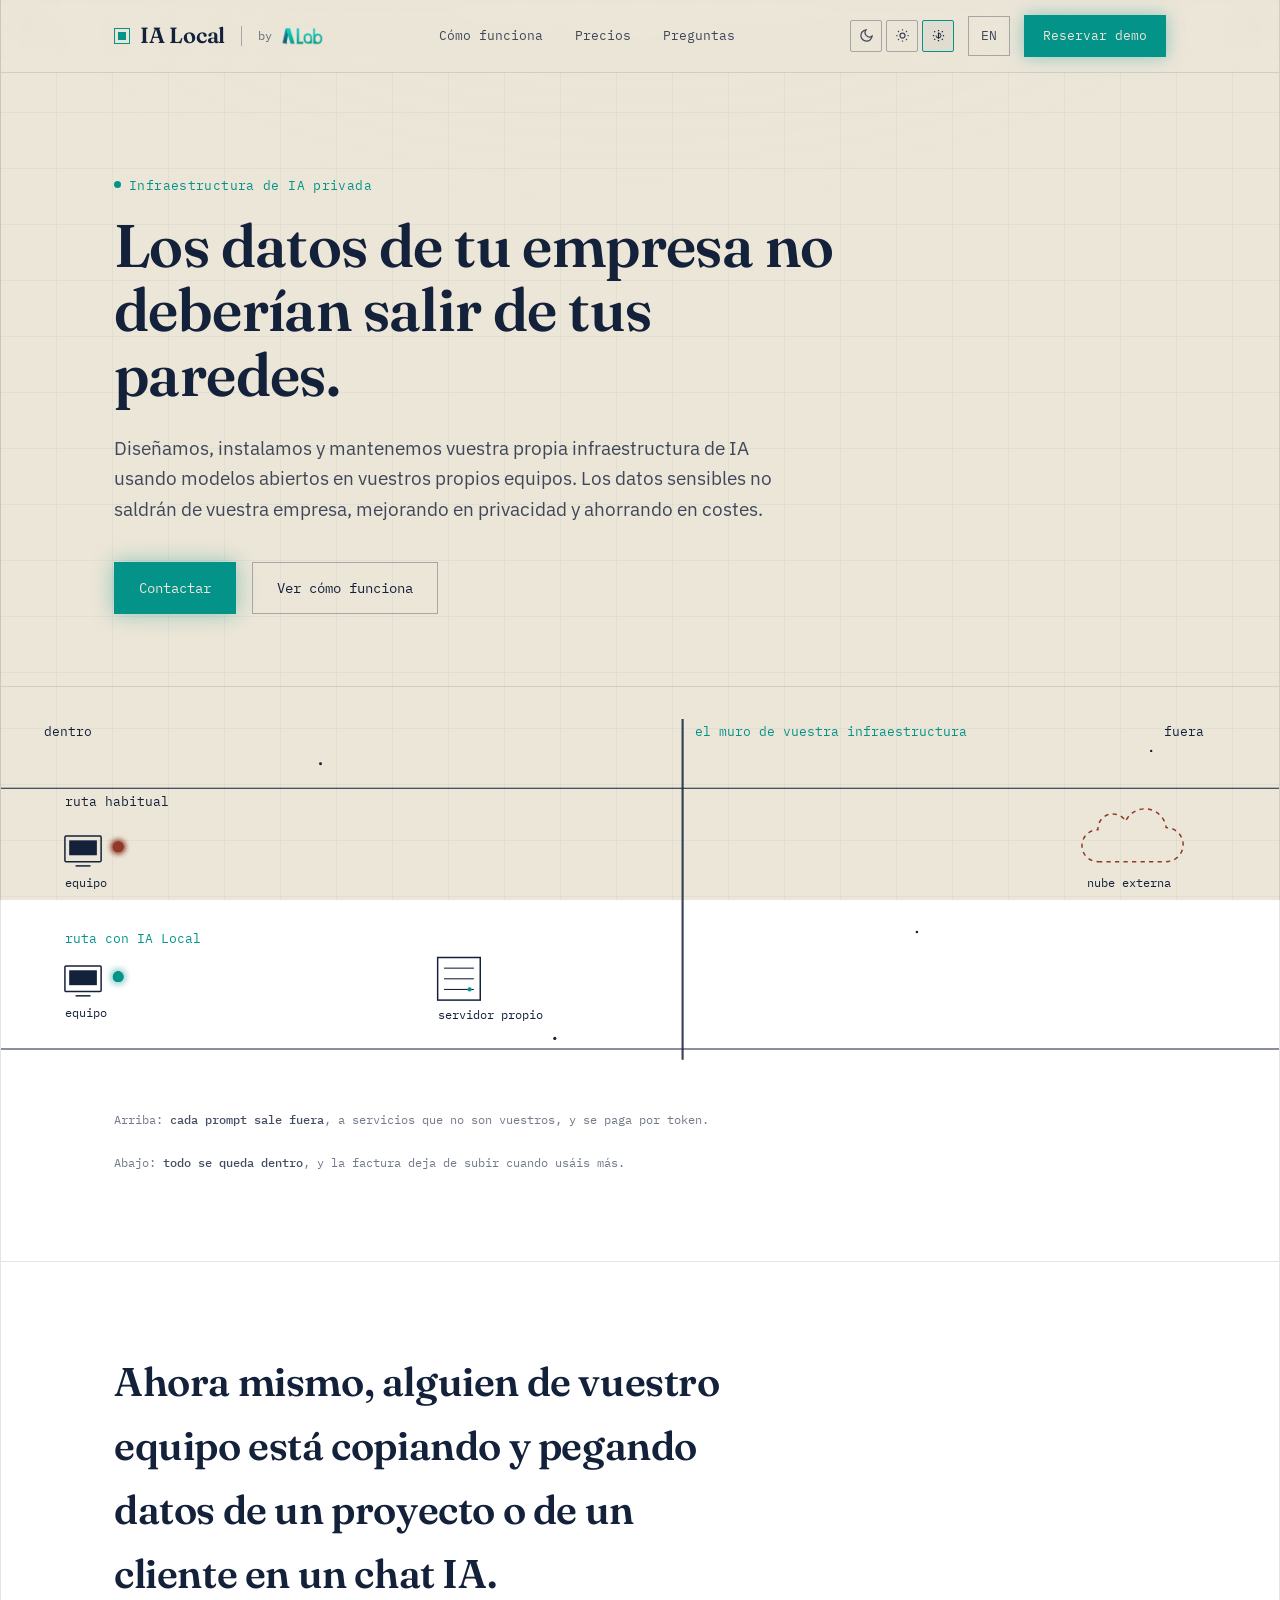
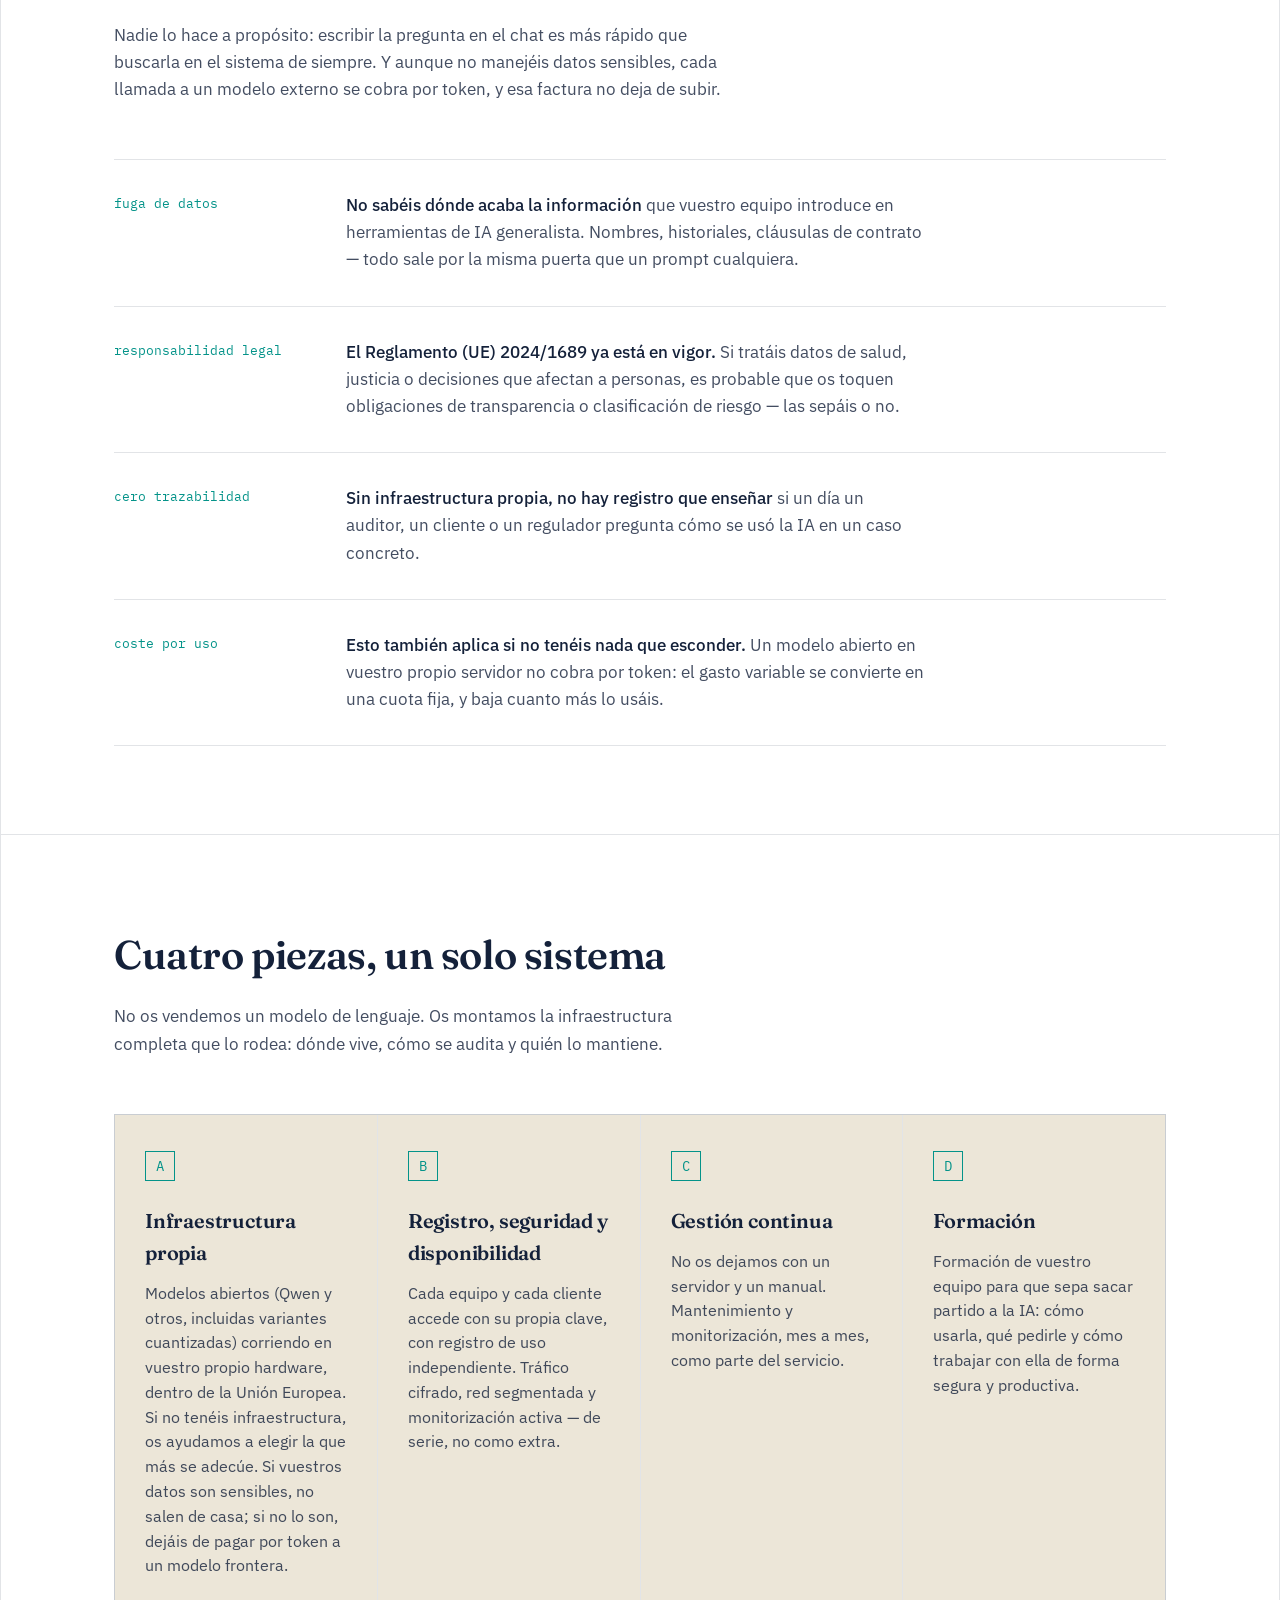
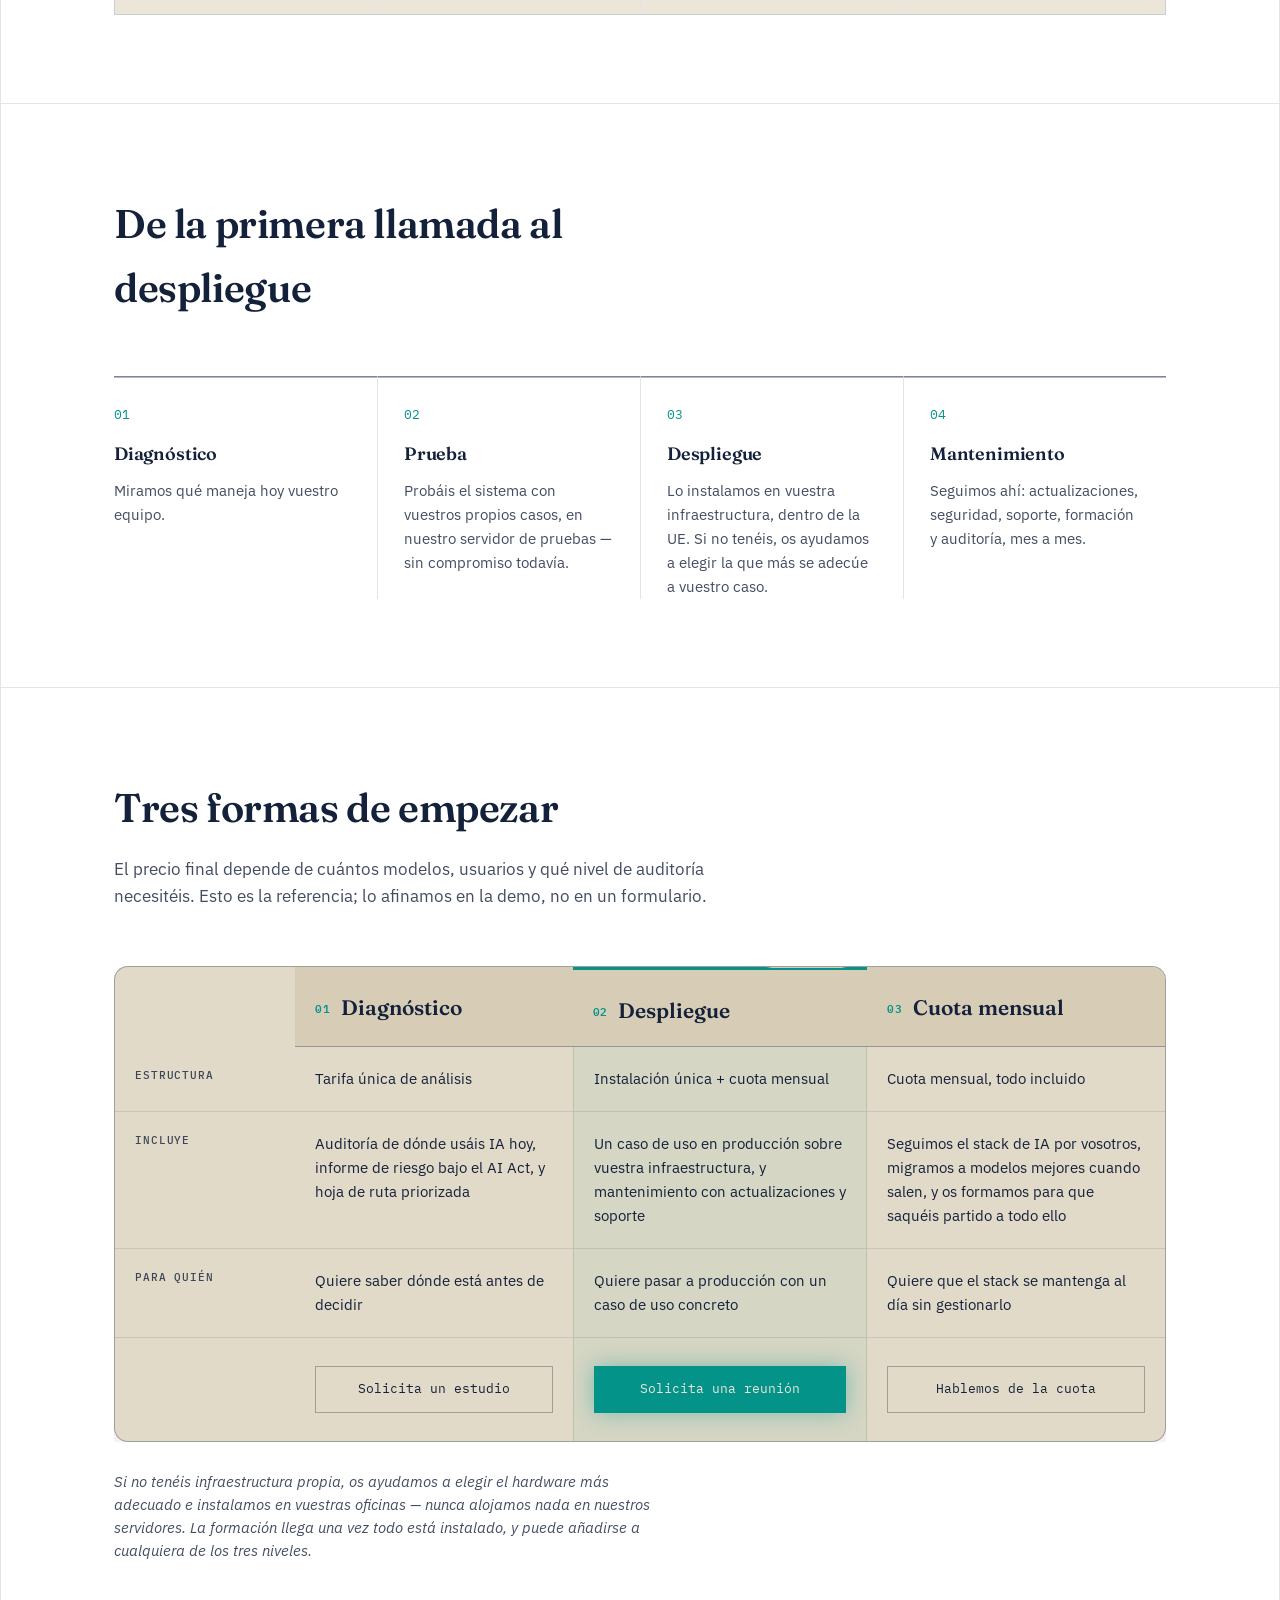
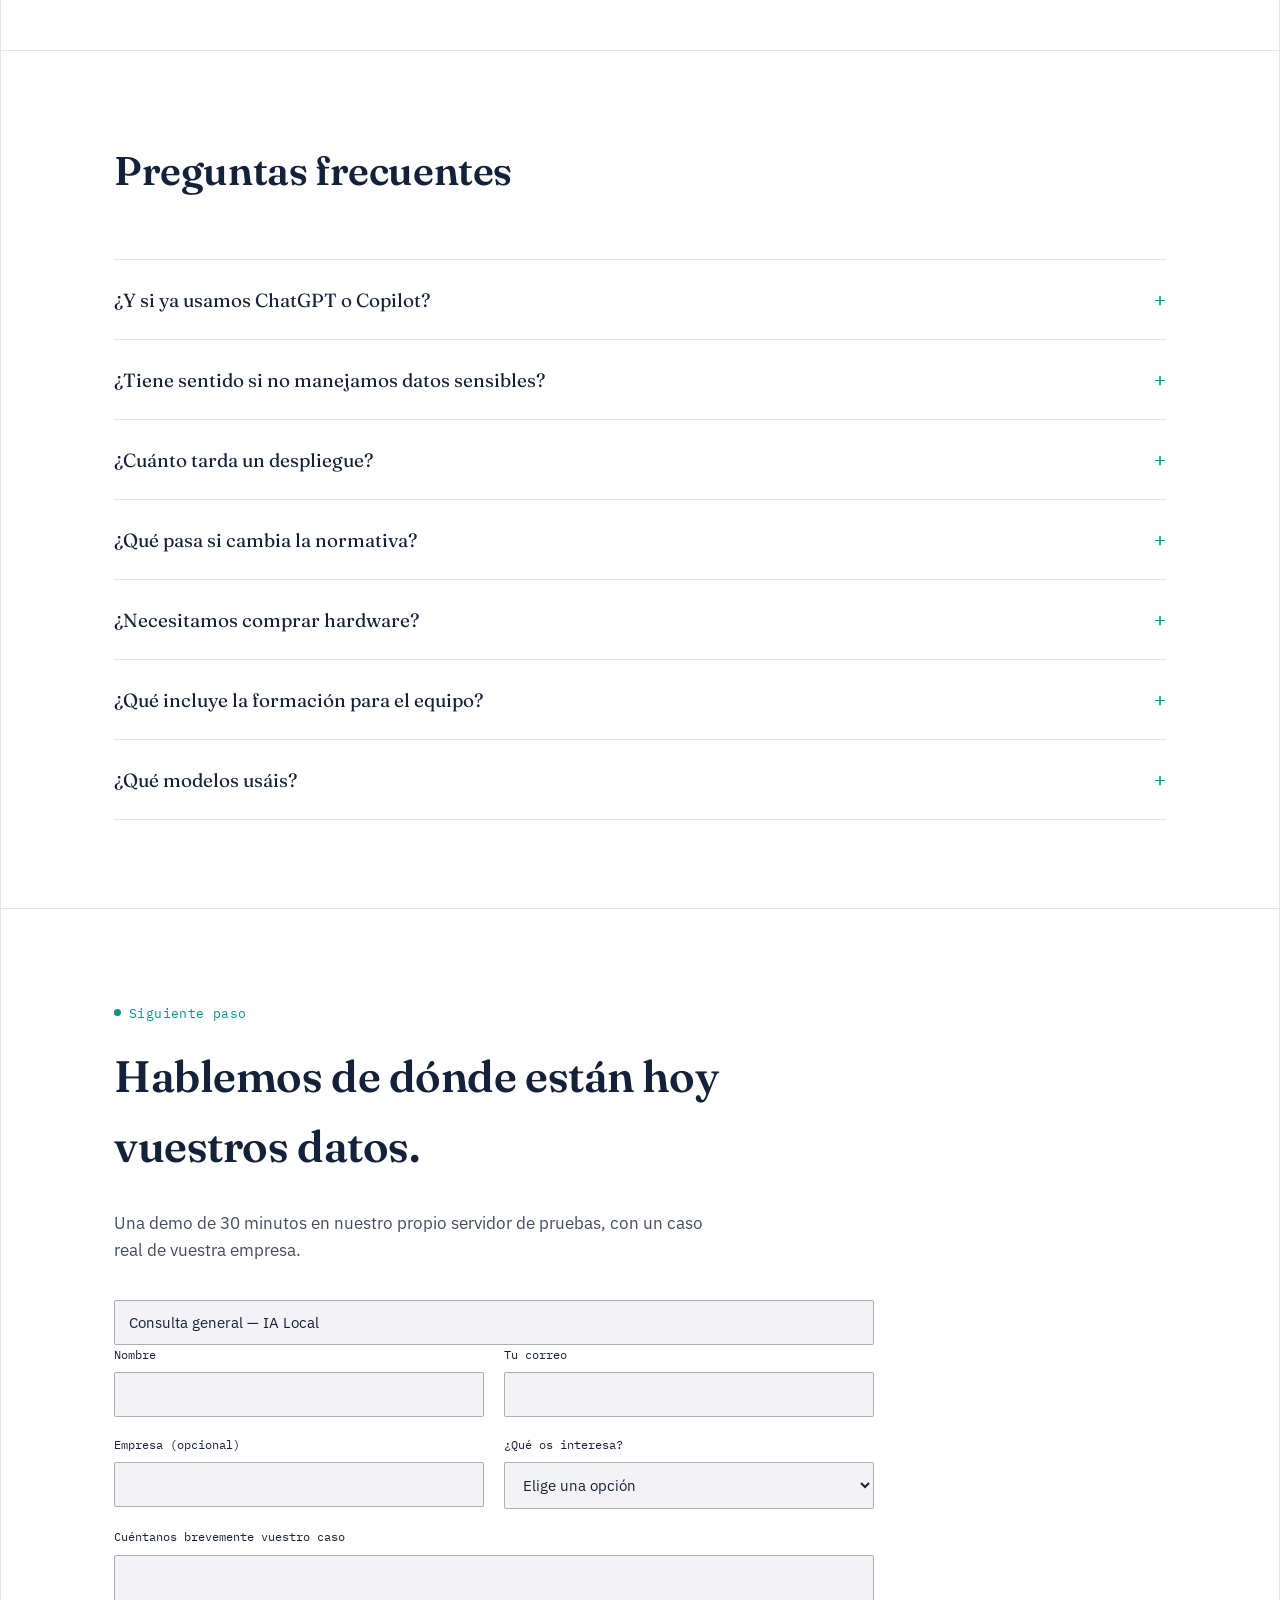
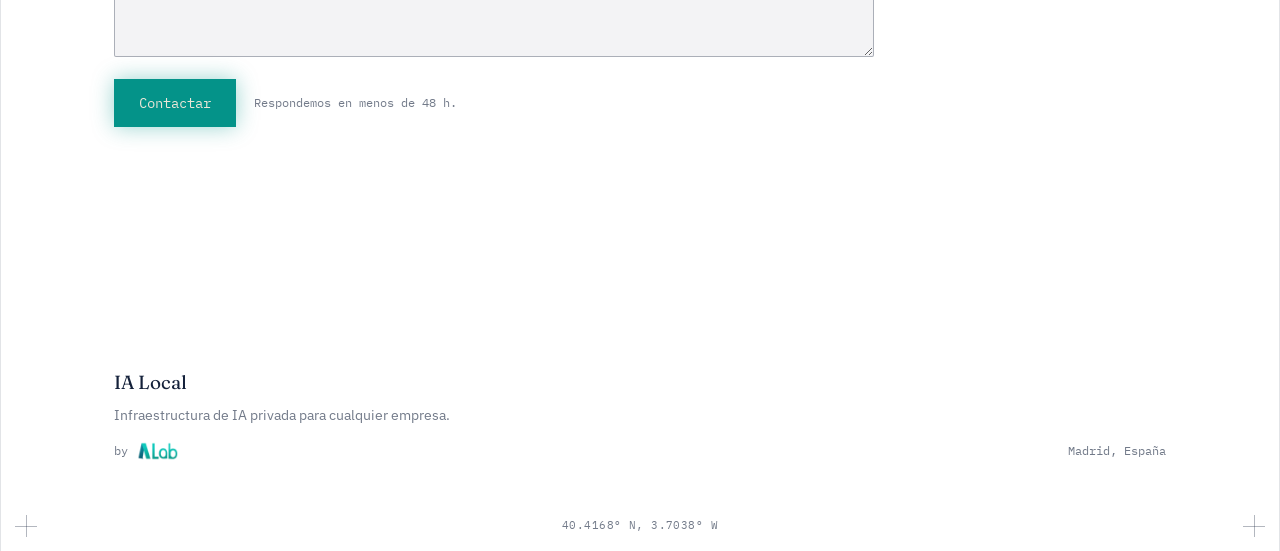
<file: index.html>
<!DOCTYPE html>
<html lang="es">
<head>
<meta charset="UTF-8">
<meta name="viewport" content="width=device-width, initial-scale=1">
<title>IA Local — Tu infraestructura de IA privada: sin coste por token, sin fugas de datos, en la UE | by AgeingLab</title>
<meta name="description" content="Deja de pagar por token y protege tus datos: instalamos y gestionamos tu infraestructura de IA privada en tu servidor, dentro de la UE. Sin fugas, sin dependencias externas. Un servicio de AgeingLab.">
<meta name="robots" content="index, follow">
<link rel="canonical" href="https://muralla-ia.example/">
<link rel="icon" type="image/png" href="assets/favicon-32.png">
<link rel="icon" type="image/png" sizes="64x64" href="assets/favicon-64.png">
<link rel="alternate" hreflang="es" href="https://muralla-ia.example/">
<link rel="alternate" hreflang="en" href="https://muralla-ia.example/en/">
<link rel="alternate" hreflang="x-default" href="https://muralla-ia.example/">

<!-- Open Graph -->
<meta property="og:type" content="website">
<meta property="og:locale" content="es_ES">
<meta property="og:locale:alternate" content="en_US">
<meta property="og:site_name" content="IA Local — by AgeingLab">
<meta property="og:title" content="IA Local — Tu infraestructura de IA privada: sin coste por token, sin fugas de datos, en la UE">
<meta property="og:description" content="Tu IA sin coste por token, sin fugas de datos y sin salir de tu empresa. Instalamos y gestionamos la infraestructura completa. Un servicio de AgeingLab.">
<meta property="og:url" content="https://muralla-ia.example/">
<meta property="og:image" content="https://muralla-ia.example/assets/og-cover.png">

<!-- Twitter -->
<meta name="twitter:card" content="summary_large_image">
<meta name="twitter:title" content="IA Local — Tu infraestructura de IA privada: sin coste por token, sin fugas de datos, en la UE">
<meta name="twitter:description" content="Deja de pagar por token y protege tus datos. Tu infraestructura de IA privada, en tu servidor, dentro de la UE.">
<meta name="twitter:image" content="https://muralla-ia.example/assets/og-cover.png">

<link rel="preconnect" href="https://fonts.googleapis.com">
<link rel="preconnect" href="https://fonts.gstatic.com" crossorigin>
<link href="https://fonts.googleapis.com/css2?family=Fraunces:opsz,wght@9..144,500;9..144,600&family=IBM+Plex+Sans:wght@400;500&family=IBM+Plex+Mono:wght@400;500&display=swap" rel="stylesheet">
<link rel="stylesheet" href="assets/styles.css">
<script>
(function(){try{var t=localStorage.getItem('muralla-theme');if(!t){t=window.matchMedia&&window.matchMedia('(prefers-color-scheme: light)').matches?'light':'dark';}document.documentElement.setAttribute('data-theme',t);}catch(e){}})();
</script>

<script type="application/ld+json">
{
  "@context": "https://schema.org",
  "@type": "ProfessionalService",
  "name": "IA Local",
  "brand": "IA Local",
  "provider": { "@type": "Organization", "name": "AgeingLab" },
  "description": "Infraestructura de IA privada, instalada y gestionada para cualquier empresa en España y la Unión Europea, con documentación y trazabilidad orientadas a las obligaciones del Reglamento (UE) 2024/1689.",
  "url": "https://muralla-ia.example/",
  "areaServed": ["ES", "EU"],
  "address": {
    "@type": "PostalAddress",
    "addressLocality": "Madrid",
    "addressCountry": "ES"
  },
  "inLanguage": ["es", "en"],
  "knowsAbout": ["Reglamento (UE) 2024/1689", "EU AI Act", "IA local", "on-premise AI", "MDR", "IEC 62304", "ISO 14971"]
}
</script>
</head>
<body>

<div class="grid-field" aria-hidden="true"></div>

<div class="sheet">
  <div class="reg-mark tl" aria-hidden="true"></div>
  <div class="reg-mark tr" aria-hidden="true"></div>

  <header class="nav">
    <div class="nav-inner">
      <div class="brand-group">
        <a href="#top" class="wordmark"><span class="mark" aria-hidden="true"></span>IA Local</a>
        <div class="by-line" aria-label="por AgeingLab">
          <span>by</span>
          <img src="assets/ageinglab-logo.png" alt="AgeingLab" height="20">
        </div>
      </div>
      <nav class="nav-links" aria-label="Navegación principal">
        <a href="#como-funciona">Cómo funciona</a>

        <a href="#precios">Precios</a>
        <a href="#preguntas">Preguntas</a>
      </nav>
      <div style="display:flex; align-items:center; gap:14px;">
        <div class="theme-toggle" role="group" aria-label="Apariencia">
          <button type="button" class="theme-toggle-btn" data-theme="dark" aria-pressed="false" aria-label="Modo oscuro" title="Modo oscuro">
            <svg viewBox="0 0 24 24" fill="none" stroke="currentColor" stroke-width="2" aria-hidden="true"><path d="M21 12.8A9 9 0 1 1 11.2 3 7 7 0 0 0 21 12.8z"/></svg>
          </button>
          <button type="button" class="theme-toggle-btn" data-theme="light" aria-pressed="false" aria-label="Modo claro" title="Modo claro">
            <svg viewBox="0 0 24 24" fill="none" stroke="currentColor" stroke-width="2" aria-hidden="true"><circle cx="12" cy="12" r="4"/><path d="M12 2v2M12 20v2M4.9 4.9l1.4 1.4M17.7 17.7l1.4 1.4M2 12h2M20 12h2M4.9 19.1l1.4-1.4M17.7 6.3l1.4-1.4"/></svg>
          </button>
          <button type="button" class="theme-toggle-btn" data-theme="auto" aria-pressed="false" aria-label="Modo automático" title="Modo automático">
            <svg viewBox="0 0 24 24" fill="none" stroke="currentColor" stroke-width="2" aria-hidden="true"><path d="M12 3v2M12 19v2M5.2 5.2l1.4 1.4M17.4 17.4l1.4 1.4M3 12h2M19 12h2M5.2 18.8l1.4-1.4M17.4 6.6l1.4-1.4"/><path d="M12 8a4 4 0 1 1-4 4" stroke-width="1.5"/><rect x="11" y="7" width="2" height="10" rx="1" fill="currentColor" stroke="none"/></svg>
          </button>
        </div>
        <a href="/en/" class="lang-switch" hreflang="en" lang="en">EN</a>
        <a href="#contacto" class="nav-cta">Reservar demo</a>
      </div>
    </div>
  </header>

  <main id="top">

    <!-- ============ HERO ============ -->
    <section class="hero" aria-labelledby="hero-title">
      <div class="wrap">
        <div class="hero-copy">
          <p class="tag">Infraestructura de IA privada</p>
          <h1 id="hero-title">Los datos de tu empresa no deberían salir de tus paredes.</h1>
          <p class="lede">Diseñamos, instalamos y mantenemos vuestra propia infraestructura de IA usando modelos abiertos en vuestros propios equipos. Los datos sensibles no saldrán de vuestra empresa, mejorando en privacidad y ahorrando en costes.</p>
          <div class="hero-ctas">
            <a href="#contacto" class="btn btn-primary">Contactar</a>
            <a href="#como-funciona" class="btn btn-ghost">Ver cómo funciona</a>
          </div>
        </div>
      </div>

      <div class="schematic-frame">
        <svg class="schematic" viewBox="0 0 1200 380" role="img" aria-labelledby="svg-title svg-desc" preserveAspectRatio="xMidYMid meet">
          <title id="svg-title">Esquema comparando dos rutas de datos</title>
          <desc id="svg-desc">A la izquierda, un equipo de trabajo. Arriba, la ruta habitual: los datos cruzan un muro y salen hacia un servicio en la nube externa. Abajo, la ruta con IA Local: los datos van y vuelven a un servidor propio sin cruzar nunca el muro.</desc>

          <!-- grid backdrop -->
          <g stroke="var(--paper,0.07)" stroke-width="1">
            <line x1="0" y1="95" x2="1200" y2="95"></line>
            <line x1="0" y1="340" x2="1200" y2="340"></line>
          </g>

          <!-- wall -->
          <line x1="640" y1="30" x2="640" y2="350" stroke="currentColor" stroke-width="2" stroke-dasharray="0" opacity="0.85"></line>
          <text x="652" y="46" font-family="IBM Plex Mono, monospace" font-size="12" fill="var(--signal)">el muro de vuestra infraestructura</text>

          <!-- zone labels -->
          <text x="40" y="46" font-family="IBM Plex Mono, monospace" font-size="12" fill="var(--paper,0.55)">dentro</text>
          <text x="1130" y="46" font-family="IBM Plex Mono, monospace" font-size="12" text-anchor="end" fill="var(--paper,0.55)">fuera</text>

          <!-- ===== top lane: leak ===== -->
          <text x="60" y="112" font-family="IBM Plex Mono, monospace" font-size="12.5" fill="var(--paper,0.6)">ruta habitual</text>

          <!-- PC icon -->
          <g transform="translate(60,140)">
            <rect x="0" y="0" width="34" height="24" rx="1" fill="none" stroke="currentColor" stroke-width="1.4"></rect>
            <rect x="4" y="4" width="26" height="14" fill="var(--paper,0.12)"></rect>
            <line x1="10" y1="28" x2="24" y2="28" stroke="currentColor" stroke-width="1.4"></line>
          </g>
          <text x="60" y="188" font-family="IBM Plex Mono, monospace" font-size="11" fill="var(--paper,0.45)">equipo</text>

          <!-- cloud icon (external) -->
          <g transform="translate(1020,130)">
            <path d="M10 34 h64 a16 16 0 0 0 0-32 a20 20 0 0 0-38-6 a14 14 0 0 0-26 8 a12 12 0 0 0 0 30 z" fill="none" stroke="var(--alert)" stroke-width="1.4" stroke-dasharray="4 4"></path>
          </g>
          <text x="1020" y="188" font-family="IBM Plex Mono, monospace" font-size="11" fill="var(--paper,0.45)">nube externa</text>

          <!-- leak packets -->
          <g>
            <circle class="lane-leak" cx="110" cy="150" r="5" fill="var(--alert)"></circle>
            <circle class="lane-leak d2" cx="110" cy="150" r="5" fill="var(--alert)"></circle>
            <circle class="lane-leak d3" cx="110" cy="150" r="5" fill="var(--alert)"></circle>
          </g>

          <!-- wall breach pings -->
          <g>
            <circle class="wall-breach" cx="640" cy="150" r="7" fill="none" stroke="var(--alert)" stroke-width="1.5"></circle>
            <circle class="wall-breach d2" cx="640" cy="150" r="7" fill="none" stroke="var(--alert)" stroke-width="1.5"></circle>
            <circle class="wall-breach d3" cx="640" cy="150" r="7" fill="none" stroke="var(--alert)" stroke-width="1.5"></circle>
          </g>

          <!-- ===== bottom lane: safe ===== -->
          <text x="60" y="240" font-family="IBM Plex Mono, monospace" font-size="12.5" fill="var(--signal)">ruta con IA Local</text>

          <g transform="translate(60,262)">
            <rect x="0" y="0" width="34" height="24" rx="1" fill="none" stroke="currentColor" stroke-width="1.4"></rect>
            <rect x="4" y="4" width="26" height="14" fill="var(--paper,0.12)"></rect>
            <line x1="10" y1="28" x2="24" y2="28" stroke="currentColor" stroke-width="1.4"></line>
          </g>
          <text x="60" y="310" font-family="IBM Plex Mono, monospace" font-size="11" fill="var(--paper,0.45)">equipo</text>

          <!-- local server icon -->
          <g transform="translate(410,254)">
            <rect x="0" y="0" width="40" height="40" fill="none" stroke="currentColor" stroke-width="1.4"></rect>
            <line x1="6" y1="10" x2="34" y2="10" stroke="currentColor" stroke-width="1"></line>
            <line x1="6" y1="20" x2="34" y2="20" stroke="currentColor" stroke-width="1"></line>
            <line x1="6" y1="30" x2="34" y2="30" stroke="currentColor" stroke-width="1"></line>
            <circle class="pulse-dot" cx="30" cy="30" r="2" fill="var(--signal)"></circle>
          </g>
          <text x="410" y="312" font-family="IBM Plex Mono, monospace" font-size="11" fill="var(--paper,0.45)">servidor propio</text>

          <!-- safe packets -->
          <g overflow="hidden">
            <circle class="lane-safe" cx="110" cy="272" r="5" fill="var(--signal)"></circle>
            <circle class="lane-safe d2" cx="110" cy="272" r="5" fill="var(--signal)"></circle>
            <circle class="lane-safe d3" cx="110" cy="272" r="5" fill="var(--signal)"></circle>
          </g>

          <!-- ambient dust -->
          <g fill="var(--paper)">
            <circle class="dust" cx="300" cy="72" r="1.4"></circle>
            <circle class="dust d2" cx="860" cy="230" r="1.2"></circle>
            <circle class="dust d3" cx="520" cy="330" r="1.5"></circle>
            <circle class="dust d4" cx="1080" cy="60" r="1.1"></circle>
          </g>
        </svg>

        <div class="schematic-caption">
          <span>Arriba: <b>cada prompt sale fuera</b>, a servicios que no son vuestros, y se paga por token.</span>
          <span>Abajo: <b>todo se queda dentro</b>, y la factura deja de subir cuando usáis más.</span>
        </div>
      </div>
    </section>

    <!-- ============ PROBLEM ============ -->
    <section id="problema" aria-labelledby="problema-title">
      <div class="wrap">
        <div class="section-head reveal">
          <h2 id="problema-title">Ahora mismo, alguien de vuestro equipo está copiando y pegando datos de un proyecto o de un cliente en un chat IA.</h2>
          <p>Nadie lo hace a propósito: escribir la pregunta en el chat es más rápido que buscarla en el sistema de siempre. Y aunque no manejéis datos sensibles, cada llamada a un modelo externo se cobra por token, y esa factura no deja de subir.</p>
        </div>

        <div class="notes reveal">
          <div class="note">
            <div class="note-tag">fuga de datos</div>
            <p><strong>No sabéis dónde acaba la información</strong> que vuestro equipo introduce en herramientas de IA generalista. Nombres, historiales, cláusulas de contrato — todo sale por la misma puerta que un prompt cualquiera.</p>
          </div>
          <div class="note">
            <div class="note-tag">responsabilidad legal</div>
            <p><strong>El Reglamento (UE) 2024/1689 ya está en vigor.</strong> Si tratáis datos de salud, justicia o decisiones que afectan a personas, es probable que os toquen obligaciones de transparencia o clasificación de riesgo — las sepáis o no.</p>
          </div>
          <div class="note">
            <div class="note-tag">cero trazabilidad</div>
            <p><strong>Sin infraestructura propia, no hay registro que enseñar</strong> si un día un auditor, un cliente o un regulador pregunta cómo se usó la IA en un caso concreto.</p>
          </div>
          <div class="note">
            <div class="note-tag">coste por uso</div>
            <p><strong>Esto también aplica si no tenéis nada que esconder.</strong> Un modelo abierto en vuestro propio servidor no cobra por token: el gasto variable se convierte en una cuota fija, y baja cuanto más lo usáis.</p>
          </div>
        </div>
      </div>
    </section>

    <!-- ============ SOLUTION ============ -->
    <section id="como-funciona" aria-labelledby="solucion-title">
      <div class="wrap">
        <div class="section-head reveal">
          <h2 id="solucion-title">Cuatro piezas, un solo sistema</h2>
          <p>No os vendemos un modelo de lenguaje. Os montamos la infraestructura completa que lo rodea: dónde vive, cómo se audita y quién lo mantiene.</p>
        </div>

        <div class="legend-grid reveal">
          <div class="legend-item">
            <div class="legend-letter">A</div>
            <h3>Infraestructura propia</h3>
            <p>Modelos abiertos (Qwen y otros, incluidas variantes cuantizadas) corriendo en vuestro propio hardware, dentro de la Unión Europea. Si no tenéis infraestructura, os ayudamos a elegir la que más se adecúe. Si vuestros datos son sensibles, no salen de casa; si no lo son, dejáis de pagar por token a un modelo frontera.</p>
          </div>
          <div class="legend-item">
            <div class="legend-letter">B</div>
            <h3>Registro, seguridad y disponibilidad</h3>
            <p>Cada equipo y cada cliente accede con su propia clave, con registro de uso independiente. Tráfico cifrado, red segmentada y monitorización activa — de serie, no como extra.</p>
          </div>
          <div class="legend-item">
            <div class="legend-letter">C</div>
            <h3>Gestión continua</h3>
            <p>No os dejamos con un servidor y un manual. Mantenimiento y monitorización, mes a mes, como parte del servicio.</p>
          </div>
          <div class="legend-item">
            <div class="legend-letter">D</div>
            <h3>Formación</h3>
            <p>Formación de vuestro equipo para que sepa sacar partido a la IA: cómo usarla, qué pedirle y cómo trabajar con ella de forma segura y productiva.</p>
          </div>
        </div>
      </div>
    </section>

    <!-- ============ PROCESS ============ -->
    <section id="proceso" aria-labelledby="proceso-title">
      <div class="wrap">
        <div class="section-head reveal">
          <h2 id="proceso-title">De la primera llamada al despliegue</h2>
        </div>

        <div class="steps reveal">
          <div class="step">
            <span class="step-num">01</span>
            <h3>Diagnóstico</h3>
            <p>Miramos qué maneja hoy vuestro equipo.</p>
          </div>
          <div class="step">
            <span class="step-num">02</span>
            <h3>Prueba</h3>
            <p>Probáis el sistema con vuestros propios casos, en nuestro servidor de pruebas — sin compromiso todavía.</p>
          </div>
          <div class="step">
            <span class="step-num">03</span>
            <h3>Despliegue</h3>
            <p>Lo instalamos en vuestra infraestructura, dentro de la UE. Si no tenéis, os ayudamos a elegir la que más se adecúe a vuestro caso.</p>
          </div>
          <div class="step">
            <span class="step-num">04</span>
            <h3>Mantenimiento</h3>
            <p>Seguimos ahí: actualizaciones, seguridad, soporte, formación y auditoría, mes a mes.</p>
          </div>
        </div>
      </div>
    </section>



    <!-- ============ PRICING ============ -->
    <section id="precios" aria-labelledby="precios-title">
      <div class="wrap">
        <div class="section-head reveal">
          <h2 id="precios-title">Tres formas de empezar</h2>
          <p>El precio final depende de cuántos modelos, usuarios y qué nivel de auditoría necesitéis. Esto es la referencia; lo afinamos en la demo, no en un formulario.</p>
        </div>

        <div class="datasheet-scroll reveal">
          <table class="datasheet">
            <thead>
              <tr>
                <th scope="col"></th>
                <th scope="col"><span class="tier-index">01</span>Diagnóstico</th>
                <th scope="col" class="tier-recommended" data-flag="recomendado" aria-label="Despliegue, recomendado"><span class="tier-index">02</span>Despliegue</th>
                 <th scope="col"><span class="tier-index">03</span>Cuota mensual</th>
              </tr>
            </thead>
            <tbody>
              <tr>
                <th scope="row">Estructura</th>
                <td>Tarifa única de análisis</td>
                <td>Instalación única + cuota mensual</td>
                <td>Cuota mensual, todo incluido</td>
              </tr>
              <tr>
                <th scope="row">Incluye</th>
                <td>Auditoría de dónde usáis IA hoy, informe de riesgo bajo el AI Act, y hoja de ruta priorizada</td>
                <td>Un caso de uso en producción sobre vuestra infraestructura, y mantenimiento con actualizaciones y soporte</td>
                 <td>Seguimos el stack de IA por vosotros, migramos a modelos mejores cuando salen, y os formamos para que saquéis partido a todo ello</td>
              </tr>
              <tr>
                <th scope="row">Para quién</th>
                <td>Quiere saber dónde está antes de decidir</td>
                <td>Quiere pasar a producción con un caso de uso concreto</td>
                 <td>Quiere que el stack se mantenga al día sin gestionarlo</td>
              </tr>
              <tr class="datasheet-cta-row">
                <th scope="row"></th>
                <td><a class="btn btn-ghost btn-tier" href="#contacto">Solicita un estudio</a></td>
                <td><a class="btn btn-primary btn-tier" href="#contacto">Solicita una reunión</a></td>
                  <td><a class="btn btn-ghost btn-tier" href="#contacto">Hablemos de la cuota</a></td>
              </tr>
            </tbody>
          </table>
        </div>
        <p class="price-note">Si no tenéis infraestructura propia, os ayudamos a elegir el hardware más adecuado e instalamos en vuestras oficinas — nunca alojamos nada en nuestros servidores. La formación llega una vez todo está instalado, y puede añadirse a cualquiera de los tres niveles.</p>
      </div>
    </section>

    <!-- ============ FAQ ============ -->
    <section id="preguntas" aria-labelledby="faq-title">
      <div class="wrap">
        <div class="section-head reveal">
          <h2 id="faq-title">Preguntas frecuentes</h2>
        </div>

        <div class="faq-list reveal">
          <div class="faq-item" data-open="false">
            <button class="faq-q" aria-expanded="false">¿Y si ya usamos ChatGPT o Copilot?<span class="plus" aria-hidden="true">+</span></button>
            <div class="faq-a"><div class="faq-a-inner"><p>Podéis seguir usándolos para lo que no sea sensible. Migramos primero los flujos con datos sensibles a vuestra infraestructura propia, y ampliamos desde ahí a vuestro ritmo.</p></div></div>
          </div>
          <div class="faq-item" data-open="false">
            <button class="faq-q" aria-expanded="false">¿Tiene sentido si no manejamos datos sensibles?<span class="plus" aria-hidden="true">+</span></button>
            <div class="faq-a"><div class="faq-a-inner"><p>Sí. Aunque no haya riesgo de privacidad, seguís ahorrando: dejáis de pagar por token a un proveedor externo, y el modelo se puede ajustar a vuestro caso concreto en lugar de usar uno genérico.</p></div></div>
          </div>
          <div class="faq-item" data-open="false">
            <button class="faq-q" aria-expanded="false">¿Cuánto tarda un despliegue?<span class="plus" aria-hidden="true">+</span></button>
            <div class="faq-a"><div class="faq-a-inner"><p>Una prueba suele estar lista en dos o tres semanas. El paso a producción depende de vuestra infraestructura actual, pero rara vez supera un mes desde que empezamos.</p></div></div>
          </div>
          <div class="faq-item" data-open="false">
            <button class="faq-q" aria-expanded="false">¿Qué pasa si cambia la normativa?<span class="plus" aria-hidden="true">+</span></button>
            <div class="faq-a"><div class="faq-a-inner"><p>Si cambia la normativa, lo revisamos dentro del mantenimiento mensual para que vuestra configuración y documentación sigan alineadas.</p></div></div>
          </div>
          <div class="faq-item" data-open="false">
            <button class="faq-q" aria-expanded="false">¿Necesitamos comprar hardware?<span class="plus" aria-hidden="true">+</span></button>
             <div class="faq-a"><div class="faq-a-inner"><p>No necesariamente lo tenéis que tener ya. Si contáis con un servidor con capacidad suficiente, instalamos ahí. Si no, os ayudamos a elegir el hardware que mejor se adapte a vuestro caso para que lo instaleis en vuestras propias oficinas — nunca lo alojamos en nuestros servidores.</p></div></div>
          </div>
          <div class="faq-item" data-open="false">
            <button class="faq-q" aria-expanded="false">¿Qué incluye la formación para el equipo?<span class="plus" aria-hidden="true">+</span></button>
            <div class="faq-a"><div class="faq-a-inner"><p>Formación para que el equipo le saque partido a la IA local desde el primer día de uso. Se puede contratar dentro del paquete o como sesión aparte.</p></div></div>
          </div>
          <div class="faq-item" data-open="false">
            <button class="faq-q" aria-expanded="false">¿Qué modelos usáis?<span class="plus" aria-hidden="true">+</span></button>
            <div class="faq-a"><div class="faq-a-inner"><p>Modelos abiertos como Qwen y variantes similares, elegidos y cuantizados según el caso de uso y el hardware disponible — no dependemos de un único proveedor.</p></div></div>
          </div>
        </div>
      </div>
    </section>

    <!-- ============ CLOSING CTA ============ -->
    <section id="contacto" aria-labelledby="closing-title" style="border-bottom:none;">
        <div class="wrap closing reveal">
          <p class="tag">Siguiente paso</p>
        <h2 id="closing-title">Hablemos de dónde están hoy vuestros datos.</h2>
        <p style="margin-bottom:36px; font-size:17px;">Una demo de 30 minutos en nuestro propio servidor de pruebas, con un caso real de vuestra empresa.</p>
        <form class="contact-form" action="https://formspree.io/f/myeyrqnr" method="POST">
          <input type="text" name="_subject" id="cf-subject" value="Consulta general — IA Local">
          <div class="cf-grid">
            <label>Nombre
              <input type="text" name="nombre" required>
            </label>
            <label>Tu correo
              <input type="email" name="email" required>
            </label>
            <label>Empresa (opcional)
              <input type="text" name="empresa">
            </label>
            <label>¿Qué os interesa?
              <select name="interes" id="cf-interes" required>
                <option value="" disabled selected>Elige una opción</option>
                <option value="Oferta 1: Solicitud de estudio - IA Local">Oferta 1: Diagnóstico</option>
                <option value="Oferta 2: Solicitud de despliegue - IA Local">Oferta 2: Despliegue <span class="badge-recommended">Recomendada</span></option>
                <option value="Oferta 3: Solicitud de servicio cuota mensual - IA Local">Oferta 3: Cuota mensual</option>
                <option value="Consulta general — IA Local">Aún no lo sé</option>
              </select>
            </label>
            <label class="cf-full">Cuéntanos brevemente vuestro caso
              <textarea name="mensaje" rows="4" required></textarea>
            </label>
          </div>
          <div class="cf-actions">
            <button type="submit" class="btn btn-primary">Contactar</button>
            <span class="cf-note">Respondemos en menos de 48 h.</span>
          </div>
        </form>
      </div>
    </section>

  </main>

  <footer class="site-foot">
    <div class="wrap" style="display:flex; justify-content:space-between; align-items:flex-end; flex-wrap:wrap; gap:24px; width:100%;">
      <div class="foot-brand">IA Local<small>Infraestructura de IA privada para cualquier empresa.</small>
        <div class="by-line" style="border-left:none; padding-left:0; margin-top:14px;">
          <span>by</span>
          <img src="assets/ageinglab-logo.png" alt="AgeingLab" height="22">
        </div>
      </div>
      <div class="foot-meta">
        <div>Madrid, España</div>
      </div>
    </div>
  </footer>

  <div class="reg-mark bl" aria-hidden="true"></div>
  <div class="reg-mark br" aria-hidden="true"></div>
  <div class="coord-tag">40.4168° N, 3.7038° W</div>
</div>

<script src="assets/script.js"></script>
</body>
</html>
</file>
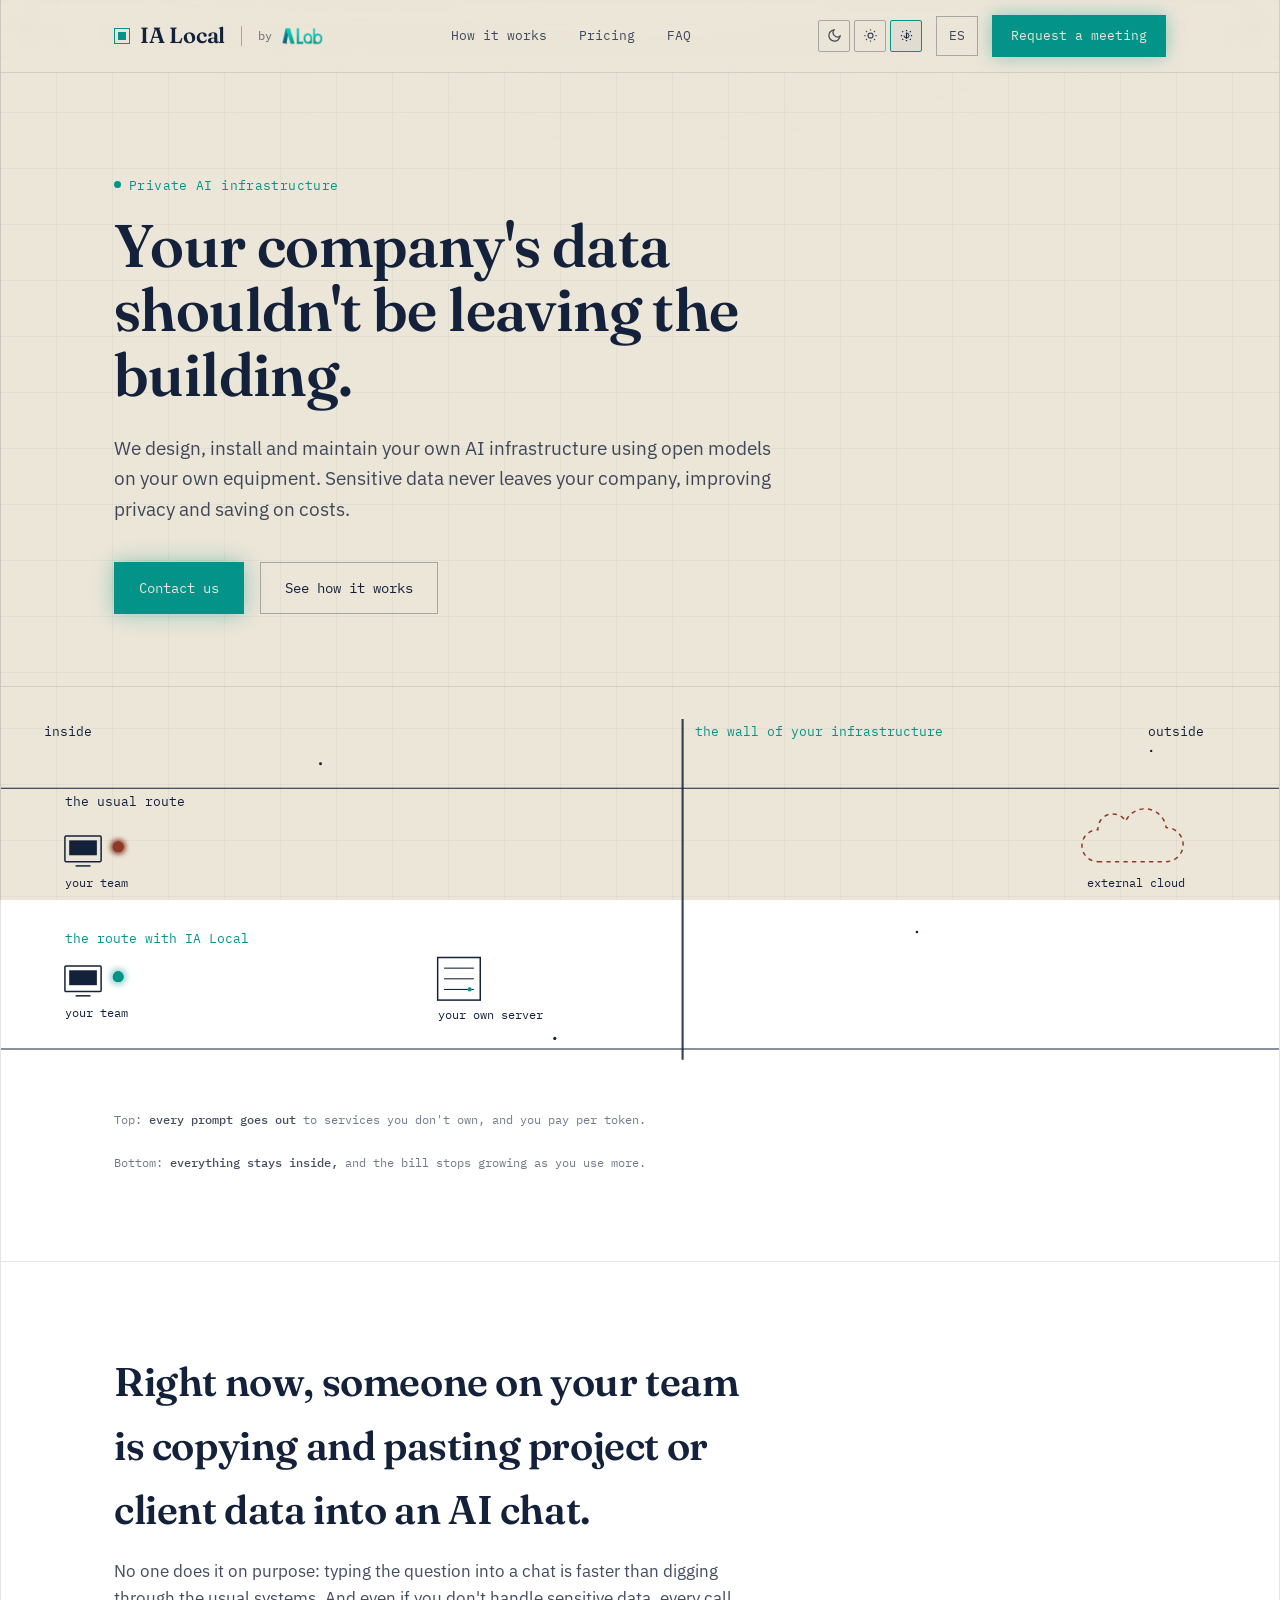
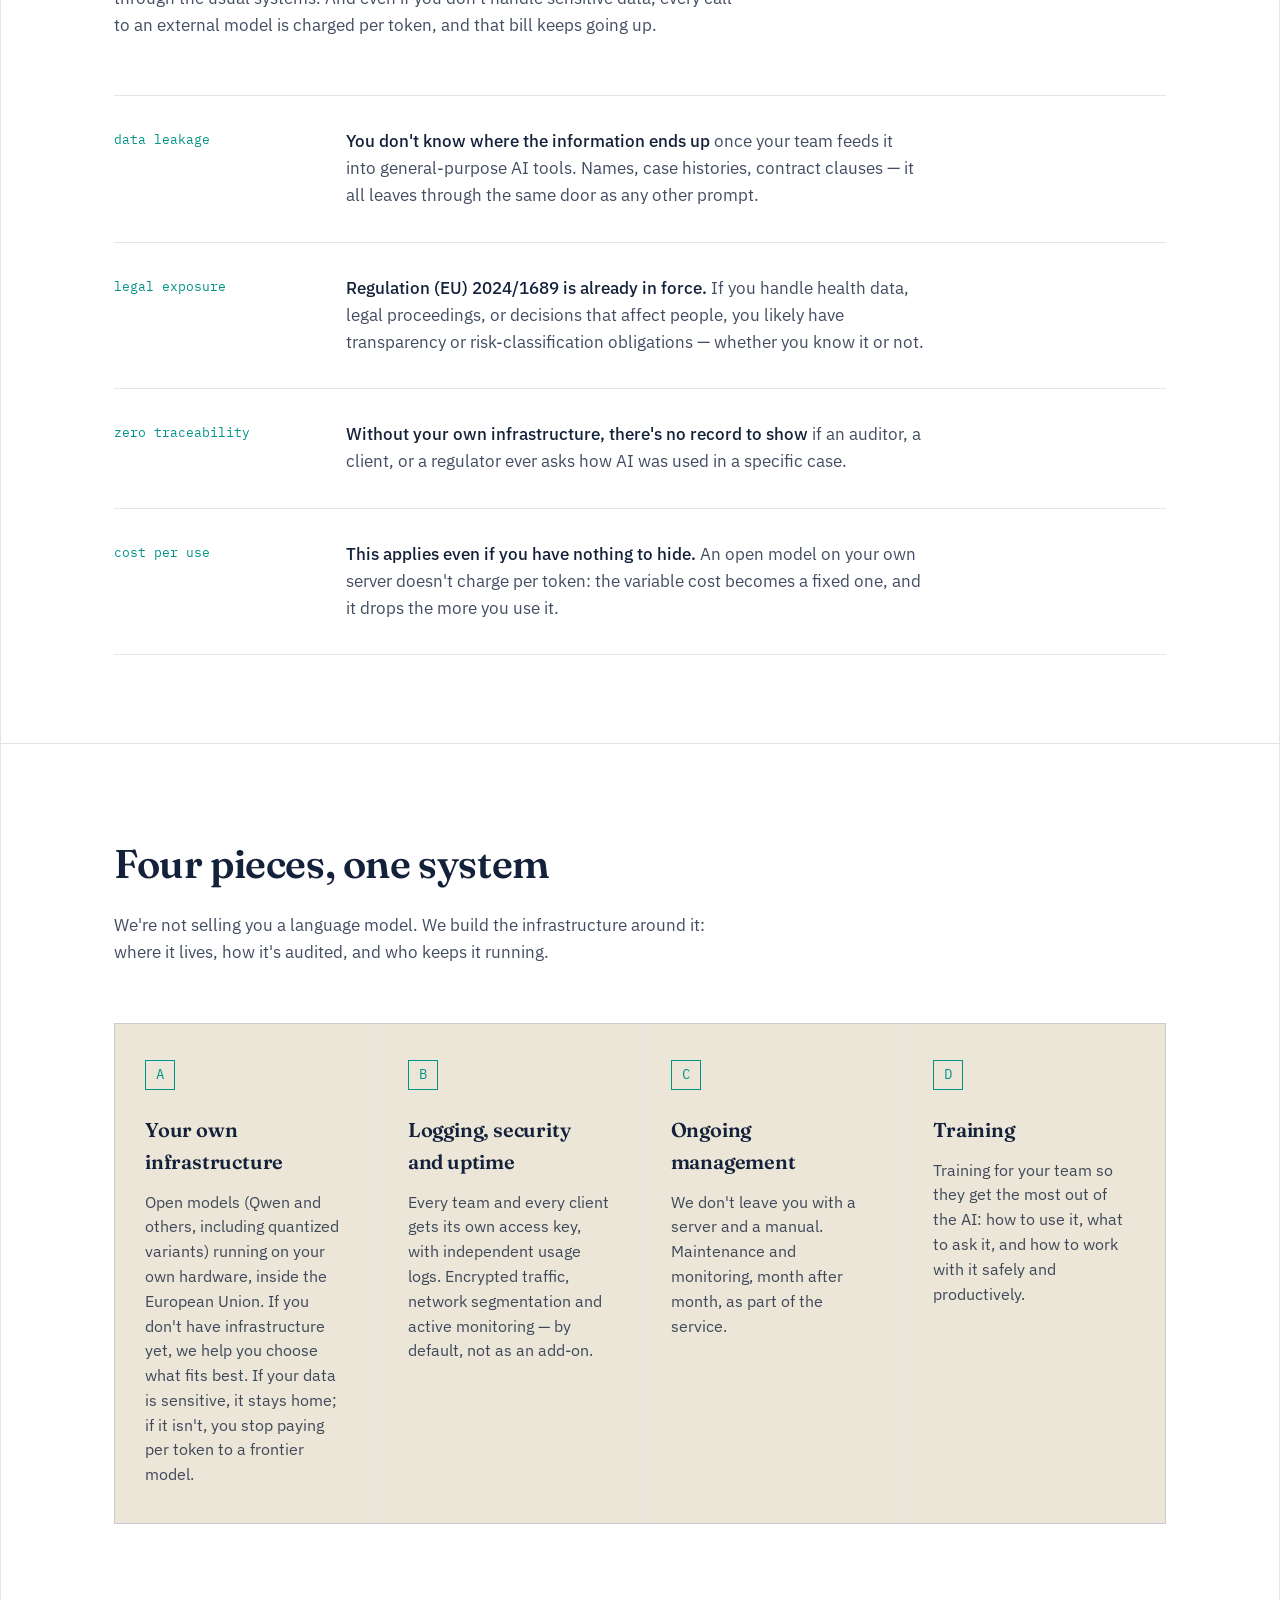
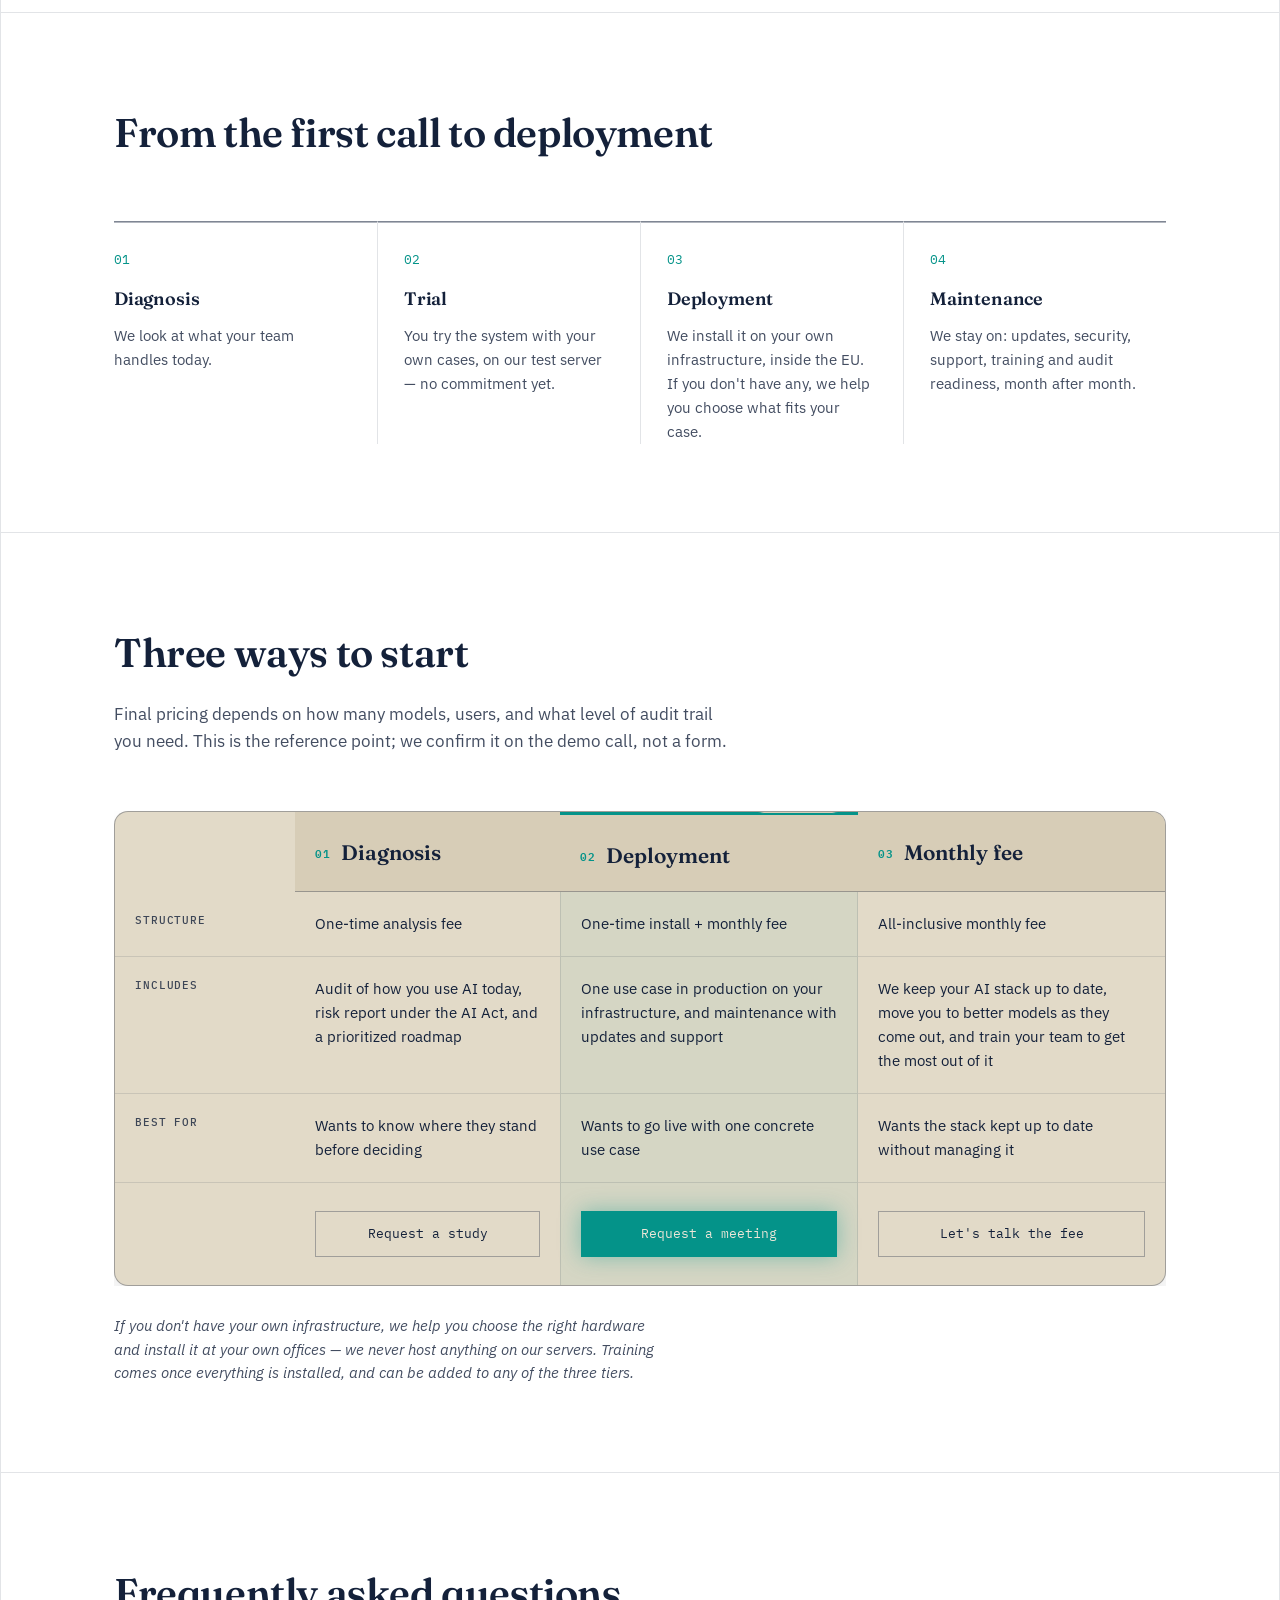
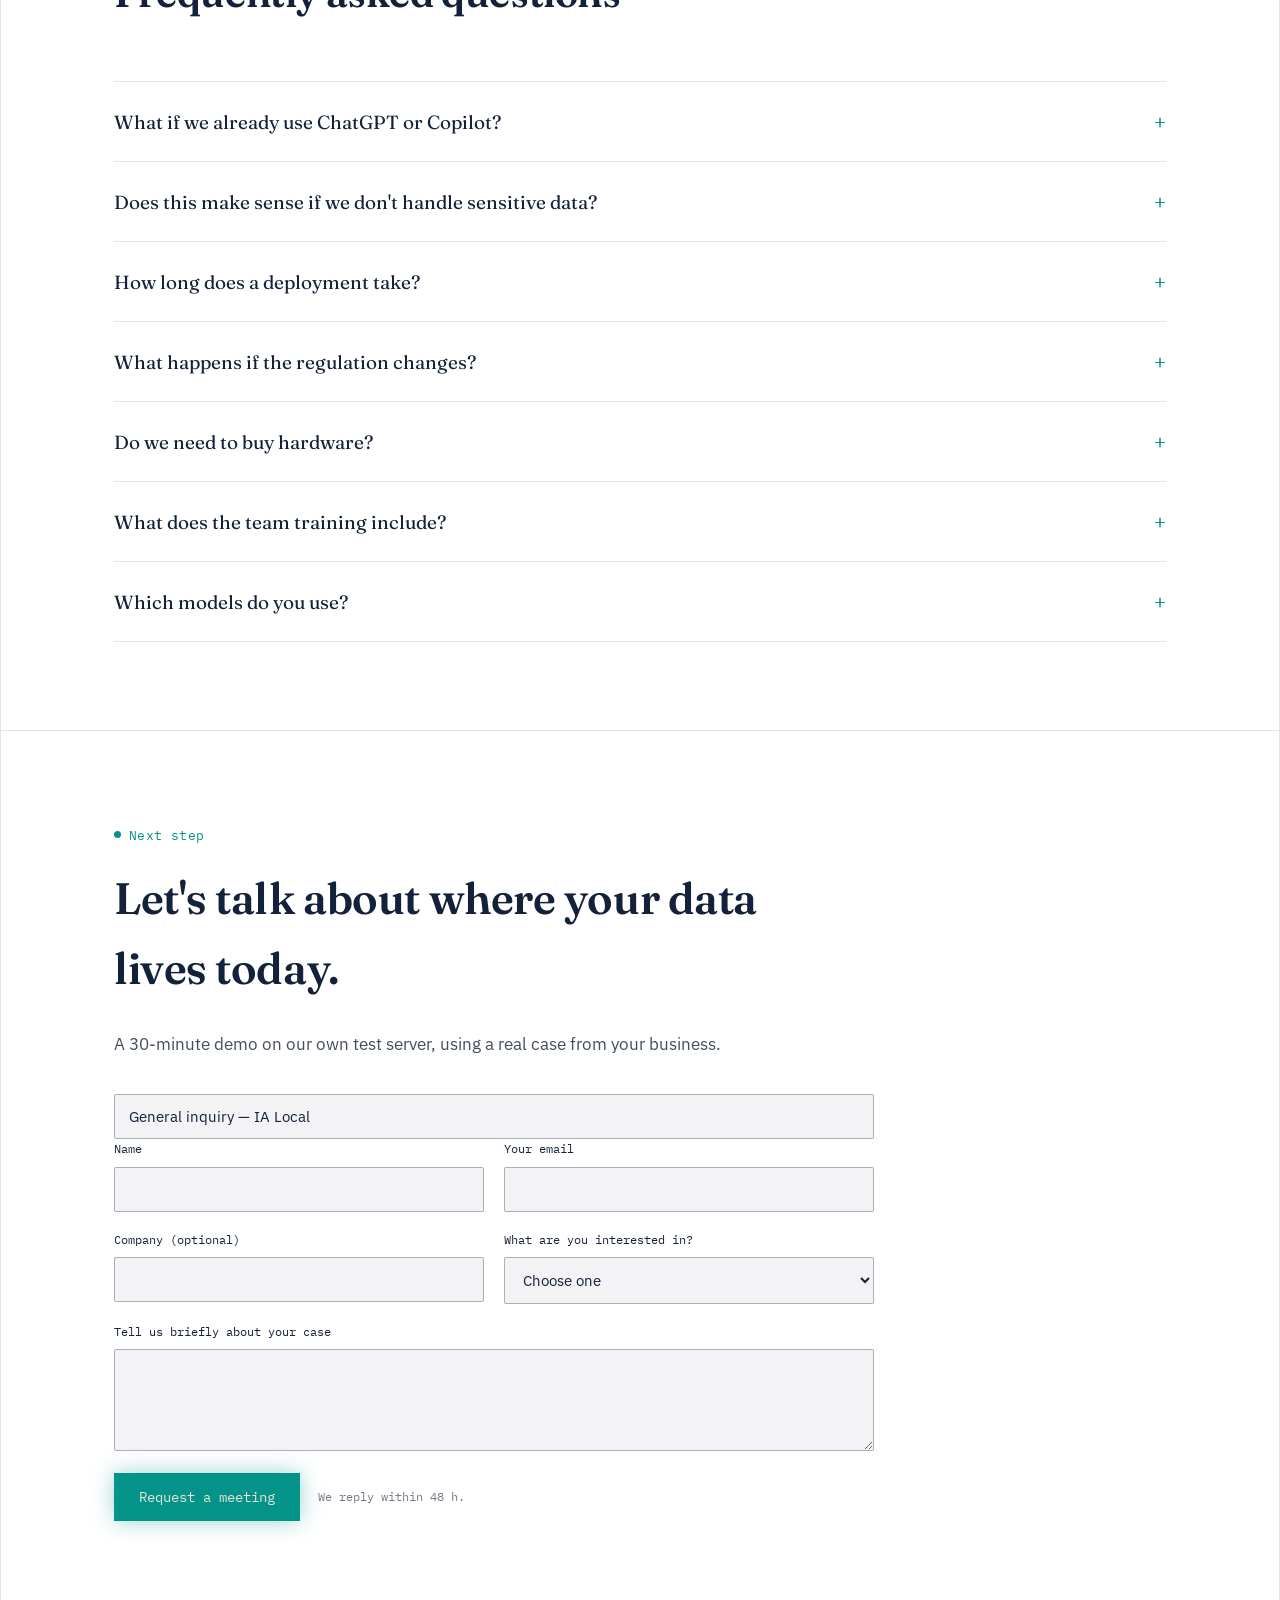
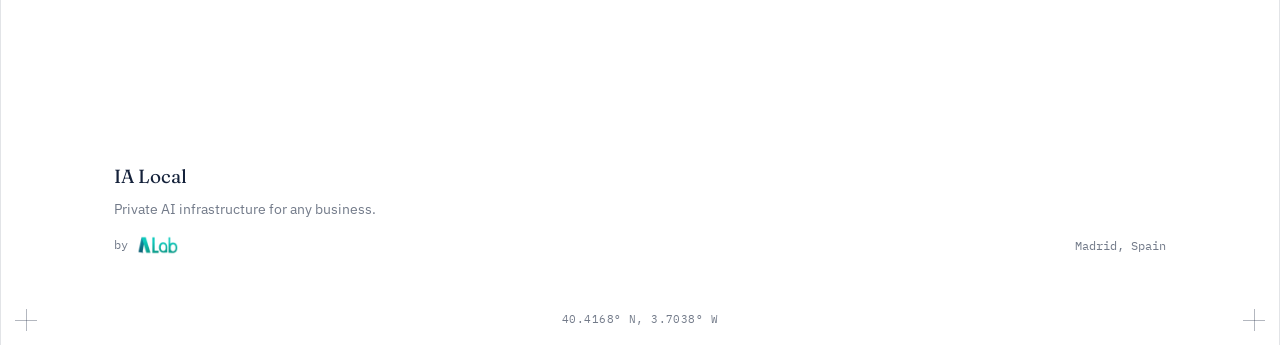
<file: en/index.html>
<!DOCTYPE html>
<html lang="en">
<head>
<meta charset="UTF-8">
<meta name="viewport" content="width=device-width, initial-scale=1">
<title>IA Local — Private AI infrastructure for your business: no per-token costs, no data leaks, inside the EU | by AgeingLab</title>
<meta name="description" content="Stop paying per token and protect your data: we install and manage your private AI infrastructure on your server, inside the EU. No leaks, no external dependencies. A service by AgeingLab.">
<meta name="robots" content="index, follow">
<link rel="canonical" href="https://muralla-ia.example/en/">
<link rel="icon" type="image/png" href="../assets/favicon-32.png">
<link rel="icon" type="image/png" sizes="64x64" href="../assets/favicon-64.png">
<link rel="alternate" hreflang="es" href="https://muralla-ia.example/">
<link rel="alternate" hreflang="en" href="https://muralla-ia.example/en/">
<link rel="alternate" hreflang="x-default" href="https://muralla-ia.example/">

<!-- Open Graph -->
<meta property="og:type" content="website">
<meta property="og:locale" content="en_US">
<meta property="og:locale:alternate" content="es_ES">
<meta property="og:site_name" content="IA Local — by AgeingLab">
<meta property="og:title" content="IA Local — Private AI infrastructure for your business: no per-token costs, no data leaks, inside the EU">
<meta property="og:description" content="Your AI with no per-token costs, no data leaks and no leaving your company. We install and manage the full infrastructure. A service by AgeingLab.">
<meta property="og:url" content="https://muralla-ia.example/en/">
<meta property="og:image" content="https://muralla-ia.example/assets/og-cover-en.png">

<!-- Twitter -->
<meta name="twitter:card" content="summary_large_image">
<meta name="twitter:title" content="IA Local — Private AI infrastructure for your business: no per-token costs, no data leaks, inside the EU">
<meta name="twitter:description" content="Stop paying per token and protect your data. Your private AI infrastructure, on your server, inside the EU.">
<meta name="twitter:image" content="https://muralla-ia.example/assets/og-cover-en.png">

<link rel="preconnect" href="https://fonts.googleapis.com">
<link rel="preconnect" href="https://fonts.gstatic.com" crossorigin>
<link href="https://fonts.googleapis.com/css2?family=Fraunces:opsz,wght@9..144,500;9..144,600&family=IBM+Plex+Sans:wght@400;500&family=IBM+Plex+Mono:wght@400;500&display=swap" rel="stylesheet">
<link rel="stylesheet" href="../assets/styles.css">
<script>
(function(){try{var t=localStorage.getItem('muralla-theme');if(!t){t=window.matchMedia&&window.matchMedia('(prefers-color-scheme: light)').matches?'light':'dark';}document.documentElement.setAttribute('data-theme',t);}catch(e){}})();
</script>

<script type="application/ld+json">
{
  "@context": "https://schema.org",
  "@type": "ProfessionalService",
  "name": "IA Local",
  "brand": "IA Local",
  "provider": { "@type": "Organization", "name": "AgeingLab" },
  "description": "Private AI infrastructure, installed and managed for any business in Spain and the European Union, with documentation and traceability oriented to the obligations of Regulation (EU) 2024/1689.",
  "url": "https://muralla-ia.example/en/",
  "areaServed": ["ES", "EU"],
  "address": {
    "@type": "PostalAddress",
    "addressLocality": "Madrid",
    "addressCountry": "ES"
  },
  "inLanguage": ["es", "en"],
  "knowsAbout": ["EU AI Act", "Regulation (EU) 2024/1689", "on-premise AI", "local LLM deployment", "MDR", "IEC 62304", "ISO 14971"]
}
</script>
</head>
<body>

<div class="grid-field" aria-hidden="true"></div>

<div class="sheet">
  <div class="reg-mark tl" aria-hidden="true"></div>
  <div class="reg-mark tr" aria-hidden="true"></div>

  <header class="nav">
    <div class="nav-inner">
      <div class="brand-group">
        <a href="#top" class="wordmark"><span class="mark" aria-hidden="true"></span>IA Local</a>
        <div class="by-line" aria-label="by AgeingLab">
          <span>by</span>
          <img src="../assets/ageinglab-logo.png" alt="AgeingLab" height="20">
        </div>
      </div>
      <nav class="nav-links" aria-label="Main navigation">
        <a href="#how-it-works">How it works</a>

        <a href="#pricing">Pricing</a>
        <a href="#faq">FAQ</a>
      </nav>
      <div style="display:flex; align-items:center; gap:14px;">
        <div class="theme-toggle" role="group" aria-label="Appearance">
          <button type="button" class="theme-toggle-btn" data-theme="dark" aria-pressed="false" aria-label="Dark mode" title="Dark mode">
            <svg viewBox="0 0 24 24" fill="none" stroke="currentColor" stroke-width="2" aria-hidden="true"><path d="M21 12.8A9 9 0 1 1 11.2 3 7 7 0 0 0 21 12.8z"/></svg>
          </button>
          <button type="button" class="theme-toggle-btn" data-theme="light" aria-pressed="false" aria-label="Light mode" title="Light mode">
            <svg viewBox="0 0 24 24" fill="none" stroke="currentColor" stroke-width="2" aria-hidden="true"><circle cx="12" cy="12" r="4"/><path d="M12 2v2M12 20v2M4.9 4.9l1.4 1.4M17.7 17.7l1.4 1.4M2 12h2M20 12h2M4.9 19.1l1.4-1.4M17.7 6.3l1.4-1.4"/></svg>
          </button>
          <button type="button" class="theme-toggle-btn" data-theme="auto" aria-pressed="false" aria-label="Auto mode" title="Auto mode">
            <svg viewBox="0 0 24 24" fill="none" stroke="currentColor" stroke-width="2" aria-hidden="true"><path d="M12 3v2M12 19v2M5.2 5.2l1.4 1.4M17.4 17.4l1.4 1.4M3 12h2M19 12h2M5.2 18.8l1.4-1.4M17.4 6.6l1.4-1.4"/><path d="M12 8a4 4 0 1 1-4 4" stroke-width="1.5"/><rect x="11" y="7" width="2" height="10" rx="1" fill="currentColor" stroke="none"/></svg>
          </button>
        </div>
        <a href="/" class="lang-switch" hreflang="es" lang="es">ES</a>
        <a href="#contact" class="nav-cta">Request a meeting</a>
      </div>
    </div>
  </header>

  <main id="top">

    <!-- ============ HERO ============ -->
    <section class="hero" aria-labelledby="hero-title">
      <div class="wrap">
        <div class="hero-copy">
          <p class="tag">Private AI infrastructure</p>
          <h1 id="hero-title">Your company's data shouldn't be leaving the building.</h1>
          <p class="lede">We design, install and maintain your own AI infrastructure using open models on your own equipment. Sensitive data never leaves your company, improving privacy and saving on costs.</p>
          <div class="hero-ctas">
            <a href="#contact" class="btn btn-primary">Contact us</a>
            <a href="#how-it-works" class="btn btn-ghost">See how it works</a>
          </div>
        </div>
      </div>

      <div class="schematic-frame">
        <svg class="schematic" viewBox="0 0 1200 380" role="img" aria-labelledby="svg-title svg-desc" preserveAspectRatio="xMidYMid meet">
          <title id="svg-title">Diagram comparing two data routes</title>
          <desc id="svg-desc">On the left, a workstation. On top, the usual route: data crosses a wall and leaves toward an external cloud service. Below, the route with IA Local: data goes back and forth to an in-house server and never crosses the wall.</desc>

          <g stroke="var(--paper,0.07)" stroke-width="1">
            <line x1="0" y1="95" x2="1200" y2="95"></line>
            <line x1="0" y1="340" x2="1200" y2="340"></line>
          </g>

          <line x1="640" y1="30" x2="640" y2="350" stroke="currentColor" stroke-width="2" opacity="0.85"></line>
          <text x="652" y="46" font-family="IBM Plex Mono, monospace" font-size="12" fill="var(--signal)">the wall of your infrastructure</text>

          <text x="40" y="46" font-family="IBM Plex Mono, monospace" font-size="12" fill="var(--paper,0.55)">inside</text>
          <text x="1130" y="46" font-family="IBM Plex Mono, monospace" font-size="12" text-anchor="end" fill="var(--paper,0.55)">outside</text>

          <text x="60" y="112" font-family="IBM Plex Mono, monospace" font-size="12.5" fill="var(--paper,0.6)">the usual route</text>

          <g transform="translate(60,140)">
            <rect x="0" y="0" width="34" height="24" rx="1" fill="none" stroke="currentColor" stroke-width="1.4"></rect>
            <rect x="4" y="4" width="26" height="14" fill="var(--paper,0.12)"></rect>
            <line x1="10" y1="28" x2="24" y2="28" stroke="currentColor" stroke-width="1.4"></line>
          </g>
          <text x="60" y="188" font-family="IBM Plex Mono, monospace" font-size="11" fill="var(--paper,0.45)">your team</text>

          <g transform="translate(1020,130)">
            <path d="M10 34 h64 a16 16 0 0 0 0-32 a20 20 0 0 0-38-6 a14 14 0 0 0-26 8 a12 12 0 0 0 0 30 z" fill="none" stroke="var(--alert)" stroke-width="1.4" stroke-dasharray="4 4"></path>
          </g>
          <text x="1020" y="188" font-family="IBM Plex Mono, monospace" font-size="11" fill="var(--paper,0.45)">external cloud</text>

          <g>
            <circle class="lane-leak" cx="110" cy="150" r="5" fill="var(--alert)"></circle>
            <circle class="lane-leak d2" cx="110" cy="150" r="5" fill="var(--alert)"></circle>
            <circle class="lane-leak d3" cx="110" cy="150" r="5" fill="var(--alert)"></circle>
          </g>

          <g>
            <circle class="wall-breach" cx="640" cy="150" r="7" fill="none" stroke="var(--alert)" stroke-width="1.5"></circle>
            <circle class="wall-breach d2" cx="640" cy="150" r="7" fill="none" stroke="var(--alert)" stroke-width="1.5"></circle>
            <circle class="wall-breach d3" cx="640" cy="150" r="7" fill="none" stroke="var(--alert)" stroke-width="1.5"></circle>
          </g>

          <text x="60" y="240" font-family="IBM Plex Mono, monospace" font-size="12.5" fill="var(--signal)">the route with IA Local</text>

          <g transform="translate(60,262)">
            <rect x="0" y="0" width="34" height="24" rx="1" fill="none" stroke="currentColor" stroke-width="1.4"></rect>
            <rect x="4" y="4" width="26" height="14" fill="var(--paper,0.12)"></rect>
            <line x1="10" y1="28" x2="24" y2="28" stroke="currentColor" stroke-width="1.4"></line>
          </g>
          <text x="60" y="310" font-family="IBM Plex Mono, monospace" font-size="11" fill="var(--paper,0.45)">your team</text>

          <g transform="translate(410,254)">
            <rect x="0" y="0" width="40" height="40" fill="none" stroke="currentColor" stroke-width="1.4"></rect>
            <line x1="6" y1="10" x2="34" y2="10" stroke="currentColor" stroke-width="1"></line>
            <line x1="6" y1="20" x2="34" y2="20" stroke="currentColor" stroke-width="1"></line>
            <line x1="6" y1="30" x2="34" y2="30" stroke="currentColor" stroke-width="1"></line>
            <circle class="pulse-dot" cx="30" cy="30" r="2" fill="var(--signal)"></circle>
          </g>
          <text x="410" y="312" font-family="IBM Plex Mono, monospace" font-size="11" fill="var(--paper,0.45)">your own server</text>

          <g overflow="hidden">
            <circle class="lane-safe" cx="110" cy="272" r="5" fill="var(--signal)"></circle>
            <circle class="lane-safe d2" cx="110" cy="272" r="5" fill="var(--signal)"></circle>
            <circle class="lane-safe d3" cx="110" cy="272" r="5" fill="var(--signal)"></circle>
          </g>

          <g fill="var(--paper)">
            <circle class="dust" cx="300" cy="72" r="1.4"></circle>
            <circle class="dust d2" cx="860" cy="230" r="1.2"></circle>
            <circle class="dust d3" cx="520" cy="330" r="1.5"></circle>
            <circle class="dust d4" cx="1080" cy="60" r="1.1"></circle>
          </g>
        </svg>

        <div class="schematic-caption">
          <span>Top: <b>every prompt goes out</b> to services you don't own, and you pay per token.</span>
          <span>Bottom: <b>everything stays inside,</b> and the bill stops growing as you use more.</span>
        </div>
      </div>
    </section>

    <!-- ============ PROBLEM ============ -->
    <section id="problem" aria-labelledby="problem-title">
      <div class="wrap">
        <div class="section-head reveal">
          <h2 id="problem-title">Right now, someone on your team is copying and pasting project or client data into an AI chat.</h2>
          <p>No one does it on purpose: typing the question into a chat is faster than digging through the usual systems. And even if you don't handle sensitive data, every call to an external model is charged per token, and that bill keeps going up.</p>
        </div>

        <div class="notes reveal">
          <div class="note">
            <div class="note-tag">data leakage</div>
            <p><strong>You don't know where the information ends up</strong> once your team feeds it into general-purpose AI tools. Names, case histories, contract clauses — it all leaves through the same door as any other prompt.</p>
          </div>
          <div class="note">
            <div class="note-tag">legal exposure</div>
            <p><strong>Regulation (EU) 2024/1689 is already in force.</strong> If you handle health data, legal proceedings, or decisions that affect people, you likely have transparency or risk-classification obligations — whether you know it or not.</p>
          </div>
          <div class="note">
            <div class="note-tag">zero traceability</div>
            <p><strong>Without your own infrastructure, there's no record to show</strong> if an auditor, a client, or a regulator ever asks how AI was used in a specific case.</p>
          </div>
          <div class="note">
            <div class="note-tag">cost per use</div>
            <p><strong>This applies even if you have nothing to hide.</strong> An open model on your own server doesn't charge per token: the variable cost becomes a fixed one, and it drops the more you use it.</p>
          </div>
        </div>
      </div>
    </section>

    <!-- ============ SOLUTION ============ -->
    <section id="how-it-works" aria-labelledby="solution-title">
      <div class="wrap">
        <div class="section-head reveal">
          <h2 id="solution-title">Four pieces, one system</h2>
          <p>We're not selling you a language model. We build the infrastructure around it: where it lives, how it's audited, and who keeps it running.</p>
        </div>

        <div class="legend-grid reveal">
          <div class="legend-item">
            <div class="legend-letter">A</div>
            <h3>Your own infrastructure</h3>
            <p>Open models (Qwen and others, including quantized variants) running on your own hardware, inside the European Union. If you don't have infrastructure yet, we help you choose what fits best. If your data is sensitive, it stays home; if it isn't, you stop paying per token to a frontier model.</p>
          </div>
          <div class="legend-item">
            <div class="legend-letter">B</div>
            <h3>Logging, security and uptime</h3>
            <p>Every team and every client gets its own access key, with independent usage logs. Encrypted traffic, network segmentation and active monitoring — by default, not as an add-on.</p>
          </div>
          <div class="legend-item">
            <div class="legend-letter">C</div>
            <h3>Ongoing management</h3>
            <p>We don't leave you with a server and a manual. Maintenance and monitoring, month after month, as part of the service.</p>
          </div>
          <div class="legend-item">
            <div class="legend-letter">D</div>
            <h3>Training</h3>
            <p>Training for your team so they get the most out of the AI: how to use it, what to ask it, and how to work with it safely and productively.</p>
          </div>
        </div>
      </div>
    </section>

    <!-- ============ PROCESS ============ -->
    <section id="process" aria-labelledby="process-title">
      <div class="wrap">
        <div class="section-head reveal">
          <h2 id="process-title">From the first call to deployment</h2>
        </div>

        <div class="steps reveal">
          <div class="step">
            <span class="step-num">01</span>
            <h3>Diagnosis</h3>
            <p>We look at what your team handles today.</p>
          </div>
          <div class="step">
            <span class="step-num">02</span>
            <h3>Trial</h3>
            <p>You try the system with your own cases, on our test server — no commitment yet.</p>
          </div>
          <div class="step">
            <span class="step-num">03</span>
            <h3>Deployment</h3>
            <p>We install it on your own infrastructure, inside the EU. If you don't have any, we help you choose what fits your case.</p>
          </div>
          <div class="step">
            <span class="step-num">04</span>
            <h3>Maintenance</h3>
            <p>We stay on: updates, security, support, training and audit readiness, month after month.</p>
          </div>
        </div>
      </div>
    </section>



    <!-- ============ PRICING ============ -->
    <section id="pricing" aria-labelledby="pricing-title">
      <div class="wrap">
        <div class="section-head reveal">
          <h2 id="pricing-title">Three ways to start</h2>
          <p>Final pricing depends on how many models, users, and what level of audit trail you need. This is the reference point; we confirm it on the demo call, not a form.</p>
        </div>

        <div class="datasheet-scroll reveal">
          <table class="datasheet">
            <thead>
              <tr>
                <th scope="col"></th>
                <th scope="col"><span class="tier-index">01</span>Diagnosis</th>
                <th scope="col" class="tier-recommended" data-flag="recommended" aria-label="Deployment, recommended"><span class="tier-index">02</span>Deployment</th>
                 <th scope="col"><span class="tier-index">03</span>Monthly fee</th>
              </tr>
            </thead>
            <tbody>
              <tr>
                <th scope="row">Structure</th>
                <td>One-time analysis fee</td>
                <td>One-time install + monthly fee</td>
                <td>All-inclusive monthly fee</td>
              </tr>
              <tr>
                <th scope="row">Includes</th>
                <td>Audit of how you use AI today, risk report under the AI Act, and a prioritized roadmap</td>
                <td>One use case in production on your infrastructure, and maintenance with updates and support</td>
                 <td>We keep your AI stack up to date, move you to better models as they come out, and train your team to get the most out of it</td>
              </tr>
              <tr>
                <th scope="row">Best for</th>
                <td>Wants to know where they stand before deciding</td>
                <td>Wants to go live with one concrete use case</td>
                 <td>Wants the stack kept up to date without managing it</td>
              </tr>
              <tr class="datasheet-cta-row">
                <th scope="row"></th>
                <td><a class="btn btn-ghost btn-tier" href="#contact">Request a study</a></td>
                <td><a class="btn btn-primary btn-tier" href="#contact">Request a meeting</a></td>
                  <td><a class="btn btn-ghost btn-tier" href="#contact">Let's talk the fee</a></td>
              </tr>
            </tbody>
          </table>
        </div>
        <p class="price-note">If you don't have your own infrastructure, we help you choose the right hardware and install it at your own offices — we never host anything on our servers. Training comes once everything is installed, and can be added to any of the three tiers.</p>
      </div>
    </section>

    <!-- ============ FAQ ============ -->
    <section id="faq" aria-labelledby="faq-title">
      <div class="wrap">
        <div class="section-head reveal">
          <h2 id="faq-title">Frequently asked questions</h2>
        </div>

        <div class="faq-list reveal">
          <div class="faq-item" data-open="false">
            <button class="faq-q" aria-expanded="false">What if we already use ChatGPT or Copilot?<span class="plus" aria-hidden="true">+</span></button>
            <div class="faq-a"><div class="faq-a-inner"><p>You can keep using them for anything non-sensitive. We migrate sensitive-data workflows to your own infrastructure first, then expand from there at your pace.</p></div></div>
          </div>
          <div class="faq-item" data-open="false">
            <button class="faq-q" aria-expanded="false">Does this make sense if we don't handle sensitive data?<span class="plus" aria-hidden="true">+</span></button>
            <div class="faq-a"><div class="faq-a-inner"><p>Yes. Even without a privacy concern, you still save: you stop paying per token to an external provider, and the model can be tuned to your specific use case instead of a generic one.</p></div></div>
          </div>
          <div class="faq-item" data-open="false">
            <button class="faq-q" aria-expanded="false">How long does a deployment take?<span class="plus" aria-hidden="true">+</span></button>
            <div class="faq-a"><div class="faq-a-inner"><p>A trial is usually ready in two to three weeks. Moving to production depends on your current infrastructure, but rarely takes more than a month once we start.</p></div></div>
          </div>
          <div class="faq-item" data-open="false">
            <button class="faq-q" aria-expanded="false">What happens if the regulation changes?<span class="plus" aria-hidden="true">+</span></button>
            <div class="faq-a"><div class="faq-a-inner"><p>If the rules change, we review it as part of the monthly maintenance so your logging and documentation stay aligned.</p></div></div>
          </div>
          <div class="faq-item" data-open="false">
            <button class="faq-q" aria-expanded="false">Do we need to buy hardware?<span class="plus" aria-hidden="true">+</span></button>
             <div class="faq-a"><div class="faq-a-inner"><p>Not necessarily, no. If you already have a server with enough capacity, we install there. If not, we help you choose the hardware that best fits your case so you can install it in your own offices — we never host it on our servers.</p></div></div>
          </div>
          <div class="faq-item" data-open="false">
            <button class="faq-q" aria-expanded="false">What does the team training include?<span class="plus" aria-hidden="true">+</span></button>
            <div class="faq-a"><div class="faq-a-inner"><p>Training so your team gets real value from the local AI from day one. It can be added within the package or as a standalone session.</p></div></div>
          </div>
          <div class="faq-item" data-open="false">
            <button class="faq-q" aria-expanded="false">Which models do you use?<span class="plus" aria-hidden="true">+</span></button>
            <div class="faq-a"><div class="faq-a-inner"><p>Open models such as Qwen and similar variants, chosen and quantized for your use case and hardware — we don't lock you into a single provider.</p></div></div>
          </div>
        </div>
      </div>
    </section>

    <!-- ============ CLOSING CTA ============ -->
    <section id="contact" aria-labelledby="closing-title" style="border-bottom:none;">
      <div class="wrap closing reveal">
        <p class="tag">Next step</p>
        <h2 id="closing-title">Let's talk about where your data lives today.</h2>
        <p style="margin-bottom:36px; font-size:17px;">A 30-minute demo on our own test server, using a real case from your business.</p>
        <form class="contact-form" action="https://formspree.io/f/myeyrqnr" method="POST">
          <input type="text" name="_subject" id="cf-subject" value="General inquiry — IA Local">
          <div class="cf-grid">
            <label>Name
              <input type="text" name="nombre" required>
            </label>
            <label>Your email
              <input type="email" name="email" required>
            </label>
            <label>Company (optional)
              <input type="text" name="empresa">
            </label>
            <label>What are you interested in?
              <select name="interes" id="cf-interes" required>
                <option value="" disabled selected>Choose one</option>
                <option value="Offer 1: Study request - IA Local">Offer 1: Diagnosis</option>
                <option value="Offer 2: Deployment request - IA Local">Offer 2: Deployment <span class="badge-recommended">Recommended</span></option>
                <option value="Offer 3: Monthly fee service request - IA Local">Offer 3: Monthly fee</option>
                <option value="General inquiry — IA Local">Not sure yet</option>
              </select>
            </label>
            <label class="cf-full">Tell us briefly about your case
              <textarea name="mensaje" rows="4" required></textarea>
            </label>
          </div>
          <div class="cf-actions">
            <button type="submit" class="btn btn-primary">Request a meeting</button>
            <span class="cf-note">We reply within 48 h.</span>
          </div>
        </form>
      </div>
    </section>

  </main>

  <footer class="site-foot">
    <div class="wrap" style="display:flex; justify-content:space-between; align-items:flex-end; flex-wrap:wrap; gap:24px; width:100%;">
      <div class="foot-brand">IA Local<small>Private AI infrastructure for any business.</small>
        <div class="by-line" style="border-left:none; padding-left:0; margin-top:14px;">
          <span>by</span>
          <img src="../assets/ageinglab-logo.png" alt="AgeingLab" height="22">
        </div>
      </div>
      <div class="foot-meta">
        <div>Madrid, Spain</div>
      </div>
    </div>
  </footer>

  <div class="reg-mark bl" aria-hidden="true"></div>
  <div class="reg-mark br" aria-hidden="true"></div>
  <div class="coord-tag">40.4168° N, 3.7038° W</div>
</div>

<script src="../assets/script.js"></script>
</body>
</html>
</file>
<file: assets/styles.css>
/* ============================================================
   MURALLA — infraestructura de IA privada
   Design system: blueprint / technical schematic
   Palette: ink navy + paper cream linework + amber signal
   Type: Fraunces (display) / IBM Plex Sans (body) / IBM Plex Mono (annotation)
   ============================================================ */

:root{
  color-scheme:dark;
  --ink:        #0F1A2B;
  --ink-2:      #16223A;
  --ink-3:      #1E2D4A;
  --paper:      #ECE6D8;
  --paper-dim:  rgba(236,230,216,0.72);
  --paper-faint:rgba(236,230,216,0.55);
  --line:       rgba(236,230,216,0.12);
  --line-strong:rgba(236,230,216,0.32);
  --signal:     #00BEB4;
  --signal-2:   #049389;
  --alert:      #A8432E;
  --alert-dim:  rgba(168,67,46,0.55);
  --nav-bg:     rgba(15,26,43,0.62);
  --hover-wash: rgba(236,230,216,0.05);
  --signal-glow: rgba(0,190,180,0.42);
  --depth-glow: rgba(236,230,216,0.05);

  --serif: "Fraunces", "Iowan Old Style", Georgia, serif;
  --sans:  "IBM Plex Sans", -apple-system, "Segoe UI", sans-serif;
  --mono:  "IBM Plex Mono", ui-monospace, "SF Mono", Menlo, monospace;

  --sheet-max: 1180px;
  --gutter: clamp(20px, 5vw, 64px);
}

/* ---------- light theme (cream paper on ink linework) ---------- */
@media (prefers-color-scheme: light){
  :root:not([data-theme]){
    color-scheme:light;
    --ink:        #ECE6D8;
    --ink-2:      #E2DAC8;
    --ink-3:      #D7CDB7;
    --paper:      #14213A;
    --paper-dim:  rgba(20,33,58,0.80);
    --paper-faint:rgba(20,33,58,0.60);
    --line:       rgba(20,33,58,0.12);
    --line-strong:rgba(20,33,58,0.32);
    --signal:     #049389;
    --signal-2:   #037A72;
    --alert:      #8F3A28;
    --alert-dim:  rgba(143,58,40,0.55);
    --nav-bg:     rgba(236,230,216,0.62);
    --hover-wash: rgba(20,33,58,0.05);
    --signal-glow: rgba(4,147,137,0.40);
    --depth-glow: rgba(236,230,216,0.06);
  }
}
:root[data-theme="light"]{
  color-scheme:light;
  --ink:        #ECE6D8;
  --ink-2:      #E2DAC8;
  --ink-3:      #D7CDB7;
  --paper:      #14213A;
  --paper-dim:  rgba(20,33,58,0.80);
  --paper-faint:rgba(20,33,58,0.60);
  --line:       rgba(20,33,58,0.12);
  --line-strong:rgba(20,33,58,0.32);
  --signal:     #049389;
  --signal-2:   #037A72;
  --alert:      #8F3A28;
  --alert-dim:  rgba(143,58,40,0.55);
  --nav-bg:     rgba(236,230,216,0.62);
  --hover-wash: rgba(20,33,58,0.05);
  --signal-glow: rgba(4,147,137,0.40);
  --depth-glow: rgba(236,230,216,0.06);
}

*,*::before,*::after{ box-sizing:border-box; }

html{ scroll-behavior:smooth; }

@media (prefers-reduced-motion: reduce){
  html{ scroll-behavior:auto; }
  *,*::before,*::after{ animation-duration:0.01ms !important; animation-iteration-count:1 !important; transition-duration:0.01ms !important; }
}

/* ---------- scroll reveal ---------- */
.reveal{
  opacity:0;
  transform:translateY(20px);
  transition:opacity 0.6s ease, transform 0.6s ease;
}
.reveal.is-in{
  opacity:1;
  transform:none;
}
@media (prefers-reduced-motion: reduce){
  .reveal{ opacity:1; transform:none; transition:none; }
}

body{
  margin:0;
  background:transparent;
  color:var(--paper);
  font-family:var(--sans);
  font-size:17px;
  line-height:1.6;
  -webkit-font-smoothing:antialiased;
}
body::before{
  content:"";
  position:fixed; inset:0; z-index:-1;
  background:var(--ink);
}
body::after{
  content:"";
  position:fixed; inset:0; z-index:-1; pointer-events:none;
  background:radial-gradient(ellipse 90% 55% at 50% -8%, var(--depth-glow), transparent 62%);
}

h1,h2,h3{
  font-family:var(--serif);
  font-weight:600;
  color:var(--paper);
  margin:0;
  letter-spacing:-0.01em;
}

p{ margin:0; color:var(--paper-dim); max-width:62ch; }

a{ color:inherit; }

button{ font-family:inherit; cursor:pointer; }

::selection{ background:var(--signal); color:var(--ink); }

:focus-visible{ outline:2px solid var(--signal); outline-offset:3px; }

/* ---------- background grid texture ---------- */
.grid-field{
  position:fixed; inset:0; z-index:0; pointer-events:none;
  background-image:
    linear-gradient(var(--line) 1px, transparent 1px),
    linear-gradient(90deg, var(--line) 1px, transparent 1px);
  background-size: 56px 56px;
  opacity:0.3;
}

/* ---------- sheet frame with registration marks ---------- */
.sheet{
  position:relative;
  z-index:1;
  max-width:1440px;
  margin:0 auto;
  border-left:1px solid var(--line);
  border-right:1px solid var(--line);
}

.reg-mark{
  position:absolute;
  width:22px; height:22px;
  z-index:2;
  pointer-events:none;
}
.reg-mark::before,.reg-mark::after{
  content:""; position:absolute; background:var(--line-strong);
}
.reg-mark::before{ width:100%; height:1px; top:50%; }
.reg-mark::after{ width:1px; height:100%; left:50%; }
.reg-mark.tl{ top:14px; left:14px; }
.reg-mark.tr{ top:14px; right:14px; }
.reg-mark.bl{ bottom:14px; left:14px; }
.reg-mark.br{ bottom:14px; right:14px; }

.coord-tag{
  position:absolute; bottom:16px; left:50%; transform:translateX(-50%);
  font-family:var(--mono); font-size:11px; letter-spacing:0.04em;
  color:var(--paper-faint); z-index:2; white-space:nowrap;
}

/* ---------- layout helpers ---------- */
.wrap{ max-width:var(--sheet-max); margin:0 auto; padding:0 var(--gutter); }
section{ position:relative; padding:88px 0; border-bottom:1px solid var(--line); }
section:last-of-type{ border-bottom:none; }

.tag{
  font-family:var(--mono); font-size:12.5px; letter-spacing:0.03em;
  color:var(--signal); display:inline-flex; align-items:center; gap:8px;
  margin-bottom:18px;
}
.tag::before{ content:""; width:7px; height:7px; background:var(--signal); display:inline-block; border-radius:50%; }

.section-head{ max-width:640px; margin-bottom:56px; }
.section-head h2{ font-size:clamp(28px,3.4vw,40px); margin-bottom:16px; }
.section-head p{ font-size:17px; }

/* ---------- nav ---------- */
header.nav{
  position:sticky; top:0; z-index:20;
  background:var(--nav-bg);
  backdrop-filter:blur(10px);
  border-bottom:1px solid var(--line);
}
.nav-inner{
  max-width:var(--sheet-max); margin:0 auto; padding:0 var(--gutter);
  display:flex; align-items:center; justify-content:space-between;
  height:72px;
}
.wordmark{
  font-family:var(--serif); font-size:22px; font-weight:600;
  text-decoration:none; letter-spacing:-0.01em; color:var(--paper);
  display:flex; align-items:center; gap:10px;
}
.wordmark .mark{
  width:16px; height:16px; border:1.5px solid var(--signal); position:relative; flex:none;
}
.wordmark .mark::after{
  content:""; position:absolute; inset:3px; background:var(--signal);
  animation:mark-ping 2.6s ease-in-out infinite;
}
@keyframes mark-ping{
  0%,100%{ box-shadow:0 0 0 0 transparent; opacity:0.9; }
  50%{ box-shadow:0 0 12px 2px var(--signal-glow); opacity:1; }
}
.nav-links{ display:flex; align-items:center; gap:32px; }
.brand-group{ display:flex; align-items:center; gap:16px; }
.by-line{
  display:flex; align-items:center; gap:8px;
  padding-left:16px; border-left:1px solid var(--line-strong);
  font-family:var(--mono); font-size:12px; color:var(--paper-faint);
}
.by-line img{ display:block; height:20px; width:auto; opacity:0.95; }
@media (max-width: 640px){
  .by-line span{ display:none; }
  .by-line{ padding-left:12px; }
}
.nav-links a{
  font-family:var(--mono); font-size:13px; text-decoration:none;
  color:var(--paper-dim); transition:color 0.15s ease;
}
.nav-links a:hover{ color:var(--paper); }
.nav-cta{
  font-family:var(--mono); font-size:13px; text-decoration:none;
  color:var(--ink); background:var(--signal); padding:10px 18px;
  border:1px solid var(--signal);
  transition:background 0.15s ease, color 0.15s ease, box-shadow 0.2s ease;
  box-shadow:0 0 18px var(--signal-glow);
  white-space:nowrap;
}
.nav-cta:hover{ background:var(--signal-2); border-color:var(--signal-2); box-shadow:0 0 26px var(--signal-glow); }
.lang-switch{
  font-family:var(--mono); font-size:13px; text-decoration:none;
  color:var(--paper-dim); border:1px solid var(--line-strong); padding:9px 12px;
  transition:border-color 0.15s ease, color 0.15s ease;
}
.lang-switch:hover{ border-color:var(--signal); color:var(--paper); }
.theme-toggle{
  display:inline-flex; align-items:center; gap:4px;
}
.theme-toggle-btn{
  width:32px; height:32px; display:flex; align-items:center; justify-content:center;
  background:none; border:1px solid var(--line-strong); color:var(--paper-dim);
  transition:border-color 0.15s ease, color 0.15s ease, background 0.15s ease;
  border-radius:2px;
}
.theme-toggle-btn svg{ width:15px; height:15px; display:block; }
.theme-toggle-btn:hover{ border-color:var(--signal); color:var(--paper); }
.theme-toggle-btn[aria-pressed="true"]{
  background:var(--hover-wash); border-color:var(--signal); color:var(--paper);
}
.theme-toggle-btn[data-theme="auto"].is-active{
  background:var(--hover-wash); border-color:var(--signal); color:var(--paper);
}
.nav-mobile-toggle{ display:none; }

@media (max-width: 860px){
  .nav-links{ display:none; }
  .nav-inner{ height:64px; }
}

/* ---------- hero ---------- */
.hero{ padding-top:96px; border-bottom:1px solid var(--line); }
.hero-copy{ max-width:760px; }
.hero h1{
  font-size:clamp(34px, 5.4vw, 60px);
  line-height:1.08;
  margin-bottom:26px;
}
.hero .lede{ font-size:19px; margin-bottom:38px; color:var(--paper-dim); }
.hero-ctas{ display:flex; gap:16px; flex-wrap:wrap; margin-bottom:72px; }

.btn{
  font-family:var(--mono); font-size:14px; text-decoration:none;
  padding:14px 24px; display:inline-flex; align-items:center; gap:10px;
  transition:background 0.15s ease, color 0.15s ease, border-color 0.15s ease, box-shadow 0.2s ease;
  border:1px solid transparent;
}
.btn-primary{ background:var(--signal); color:var(--ink); border-color:var(--signal); box-shadow:0 0 22px var(--signal-glow); }
.btn-primary:hover{ background:var(--signal-2); border-color:var(--signal-2); box-shadow:0 0 30px var(--signal-glow); }
.btn-ghost{ border-color:var(--line-strong); color:var(--paper); }
.btn-ghost:hover{ border-color:var(--paper); background:var(--hover-wash); }

/* ---------- schematic diagram ---------- */
.schematic{
  width:100%; height:auto; display:block;
  border-top:1px solid var(--line);
}
.schematic-frame{ position:relative; }
.schematic-caption{
  display:flex; justify-content:space-between; gap:24px; flex-wrap:wrap;
  padding:18px var(--gutter) 0; max-width:var(--sheet-max); margin:0 auto;
  font-family:var(--mono); font-size:12px; color:var(--paper-faint);
}
.schematic-caption span b{ color:var(--paper-dim); font-weight:500; }

.lane-leak{
  animation: leak-move 4.2s linear infinite;
  filter: drop-shadow(0 0 3px var(--alert));
}
@keyframes leak-move{
  0%{ transform:translateX(0); opacity:0; }
  8%{ opacity:1; }
  85%{ transform:translateX(855px); opacity:1; }
  96%{ transform:translateX(950px); opacity:0; }
  100%{ transform:translateX(950px); opacity:0; }
}

.lane-safe{
  animation: safe-move 4.2s cubic-bezier(.6,0,.4,1) infinite;
  filter: drop-shadow(0 0 4px var(--signal-glow));
}
@keyframes safe-move{
  0%{   transform:translateX(0); opacity:0; }
  6%{   opacity:1; }
  42%{  transform:translateX(330px); opacity:1; }
  50%{  transform:translateX(330px); }
  92%{  transform:translateX(0); }
  98%{  transform:translateX(0); opacity:0; }
  100%{ transform:translateX(0); opacity:0; }
}

.lane-leak.d2, .lane-safe.d2{ animation-delay:-1.4s; }
.lane-leak.d3, .lane-safe.d3{ animation-delay:-2.8s; }

.wall-breach{
  transform-box:fill-box; transform-origin:center;
  animation: breach-ping 4.2s linear infinite; opacity:0;
}
.wall-breach.d2{ animation-delay:-1.4s; }
.wall-breach.d3{ animation-delay:-2.8s; }
@keyframes breach-ping{
  0%,39%{ opacity:0; transform:scale(0.3); }
  42%{ opacity:0.9; transform:scale(1); }
  58%{ opacity:0; transform:scale(2.4); }
  100%{ opacity:0; transform:scale(2.4); }
}

.pulse-dot{ animation:pulse 4.2s ease-in-out infinite; }
@keyframes pulse{
  0%,42%,60%,100%{ opacity:0.4; }
  50%{ opacity:1; }
}

.dust{ animation:dust-drift 14s ease-in-out infinite alternate; }
.dust.d2{ animation-duration:18s; animation-delay:-6s; }
.dust.d3{ animation-duration:16s; animation-delay:-3s; }
.dust.d4{ animation-duration:20s; animation-delay:-9s; }
@keyframes dust-drift{
  from{ transform:translate(0,0); opacity:0.04; }
  50%{ opacity:0.1; }
  to{ transform:translate(9px,-7px); opacity:0.05; }
}

/* ---------- problem / margin notes ---------- */
.notes{ display:flex; flex-direction:column; }
.note{
  display:grid; grid-template-columns:200px 1fr; gap:32px;
  padding:32px 0; border-top:1px solid var(--line);
}
.note:last-child{ border-bottom:1px solid var(--line); }
.note-tag{ font-family:var(--mono); font-size:13px; color:var(--signal); padding-top:2px; }
.note p{ font-size:17px; max-width:58ch; color:var(--paper-dim); }
.note strong{ color:var(--paper); font-weight:500; }

@media (max-width: 720px){
  .note{ grid-template-columns:1fr; gap:10px; }
}

/* ---------- solution legend ---------- */
.legend-grid{
  display:grid; grid-template-columns:repeat(4, 1fr); gap:1px;
  background:var(--line); border:1px solid var(--line);
}
.legend-item{ background:var(--ink); padding:36px 30px; }
.legend-letter{
  font-family:var(--mono); font-size:14px; color:var(--signal);
  border:1px solid var(--signal); width:30px; height:30px;
  display:flex; align-items:center; justify-content:center; margin-bottom:24px;
}
.legend-item h3{ font-size:20px; margin-bottom:12px; font-weight:600; }
.legend-item p{ font-size:15.5px; }

@media (max-width: 820px){
  .legend-grid{ grid-template-columns:1fr; }
}

/* ---------- process ruler ---------- */
.ruler{ position:relative; }
.ruler-line{
  position:relative; height:1px; background:var(--line-strong);
  margin:0 0 0; display:none;
}
.steps{
  display:grid; grid-template-columns:repeat(4,1fr); gap:0;
  border-top:1px solid var(--line-strong);
}
.step{
  padding:28px 26px 0; border-left:1px solid var(--line);
  position:relative;
}
.step:first-child{ border-left:none; padding-left:0; }
.step::before{
  content:""; position:absolute; top:-1px; left:0; width:100%; height:2px;
  background:var(--line-strong);
}
.step-num{ font-family:var(--mono); font-size:13px; color:var(--signal); margin-bottom:14px; display:block; }
.step h3{ font-size:18px; margin-bottom:10px; font-weight:600; }
.step p{ font-size:15px; }

@media (max-width: 820px){
  .steps{ grid-template-columns:1fr 1fr; row-gap:32px; }
  .step:nth-child(3){ border-left:none; padding-left:0; }
}
@media (max-width: 540px){
  .steps{ grid-template-columns:1fr; }
  .step{ border-left:none !important; padding-left:0 !important; }
}

/* ---------- credibility plates ---------- */
.cred-layout{ display:grid; grid-template-columns:1.1fr 0.9fr; gap:64px; align-items:start; }
.plates{ display:flex; flex-direction:column; gap:1px; background:var(--line); border:1px solid var(--line); }
.plate{
  background:var(--ink); padding:18px 22px;
  display:flex; align-items:center; justify-content:space-between; gap:16px;
}
.plate-name{ font-family:var(--mono); font-size:13px; color:var(--paper); }
.plate-mark{ width:8px; height:8px; background:var(--signal); flex:none; }

@media (max-width: 860px){
  .cred-layout{ grid-template-columns:1fr; gap:36px; }
}

/* ---------- pricing datasheet ---------- */
.datasheet{
  width:100%; border-collapse:separate; border-spacing:0;
  background:var(--ink-2); border:1px solid var(--line-strong);
  border-radius:14px; overflow:hidden;
  box-shadow:0 24px 60px -30px rgba(0,0,0,0.5);
}
.datasheet th, .datasheet td{
  text-align:left; padding:20px 20px; vertical-align:top;
}
.datasheet tbody tr + tr th, .datasheet tbody tr + tr td{
  border-top:1px solid var(--line);
}
.datasheet thead th{
  font-family:var(--serif); font-size:21px; font-weight:600; color:var(--paper);
  background:var(--ink-3);
  border-bottom:1px solid var(--line-strong);
  padding:24px 20px 18px;
}
.datasheet thead th:first-child{ visibility:hidden; border-bottom-color:transparent; }
.datasheet .tier-index{
  font-family:var(--mono); font-size:11px; letter-spacing:0.08em;
  color:var(--signal); margin-right:10px; vertical-align:2px;
}
.datasheet tbody th{
  font-family:var(--mono); font-size:11px; letter-spacing:0.08em;
  text-transform:uppercase;   color:color-mix(in srgb, var(--paper) 80%, transparent);
  width:180px; font-weight:500;
}
.datasheet tbody td{ font-size:15px; color:var(--paper); }
.datasheet-cta-row td{ padding:28px 20px; }
.btn-tier{ width:100%; justify-content:center; padding:12px 18px; font-size:13px; }

.badge-recommended{
  display:inline-block; vertical-align:middle;
  font-family:var(--mono); font-size:10px; letter-spacing:0.08em; text-transform:uppercase;
  color:var(--signal); background:color-mix(in srgb, var(--signal) 14%, transparent);
  border:1px solid var(--signal); border-radius:20px; padding:2px 7px; margin-left:6px;
}
select option .badge-recommended{ display:block; margin:4px 0 0; }

/* recommended tier: top bar, side rules, tinted body, chip label */
.datasheet thead th.tier-recommended{
  position:relative;
  border-top:3px solid var(--signal);
}
.datasheet thead th.tier-recommended::after{
  content:attr(data-flag);
  position:absolute; top:-1px; right:14px;
  transform:translateY(-100%);
  font-family:var(--mono); font-size:10px; letter-spacing:0.08em;
  text-transform:uppercase; color:var(--signal);
  padding:3px 8px; border:1px solid var(--signal); border-radius:20px;
  background:var(--ink-3);
}
.datasheet tbody td:nth-child(3){
  background:color-mix(in srgb, var(--signal) 6%, var(--ink-2));
  border-left:1px solid var(--line); border-right:1px solid var(--line);
}
.price-note{ margin-top:28px; font-size:14.5px; font-style:italic; }

.datasheet-scroll{ overflow-x:auto; }

@media (max-width: 760px){
  .datasheet{ min-width:640px; }
}

/* ---------- FAQ ---------- */
.faq-list{ border-top:1px solid var(--line); }
.faq-item{ border-bottom:1px solid var(--line); }
.faq-q{
  width:100%; background:none; border:none; color:var(--paper);
  text-align:left; padding:26px 0; font-family:var(--serif); font-size:19px;
  display:flex; justify-content:space-between; align-items:center; gap:20px;
}
.faq-q .plus{
  font-family:var(--mono); color:var(--signal); font-size:20px; flex:none;
  transition:transform 0.2s ease;
}
.faq-item[data-open="true"] .plus{ transform:rotate(45deg); }
.faq-a{
  max-height:0; overflow:hidden; transition:max-height 0.25s ease;
}
.faq-a-inner{ padding:0 0 26px; max-width:62ch; }
.faq-a p{ font-size:15.5px; }

/* ---------- final CTA ---------- */
.closing{ text-align:left; padding-bottom:96px; }
.closing h2{ font-size:clamp(28px,4vw,44px); max-width:680px; margin-bottom:28px; }
.closing-ctas{ display:flex; gap:16px; flex-wrap:wrap; }

/* ---------- contact form ---------- */
.contact-form{ max-width:760px; }
.cf-grid{
  display:grid; grid-template-columns:1fr 1fr; gap:18px 20px;
  margin-bottom:22px;
}
.cf-grid label{ display:flex; flex-direction:column; gap:8px; font-family:var(--mono); font-size:12px; color:var(--paper); }
.cf-full{ grid-column:1 / -1; }
.contact-form input, .contact-form select, .contact-form textarea{
  font-family:var(--sans); font-size:15px; color:var(--paper);
  background:var(--hover-wash); border:1px solid var(--line-strong);
  border-radius:2px; padding:12px 14px; width:100%;
}
.contact-form input:focus, .contact-form select:focus, .contact-form textarea:focus{
  outline:none; border-color:var(--signal); box-shadow:0 0 0 2px var(--signal-glow);
}
.contact-form textarea{ resize:vertical; min-height:96px; }
.cf-actions{ display:flex; align-items:center; gap:18px; flex-wrap:wrap; }
.cf-note{ font-family:var(--mono); font-size:12px; color:var(--paper-faint); }
@media (max-width:640px){
  .cf-grid{ grid-template-columns:1fr; }
}

/* ---------- footer ---------- */
footer.site-foot{
  padding:56px 0 90px;
  display:flex; justify-content:space-between; align-items:flex-end; flex-wrap:wrap; gap:24px;
}
.foot-brand{ font-family:var(--serif); font-size:19px; }
.foot-brand small{ display:block; font-family:var(--sans); font-size:13.5px; color:var(--paper-faint); margin-top:8px; font-style:normal; }
.foot-meta{ font-family:var(--mono); font-size:12px; color:var(--paper-faint); text-align:right; }
.foot-meta a{ text-decoration:none; color:var(--paper-dim); }
.foot-meta a:hover{ color:var(--paper); }

@media (max-width: 640px){
  footer.site-foot{ flex-direction:column; align-items:flex-start; }
  .foot-meta{ text-align:left; }
}

/* ---------- generic responsive tightening ---------- */
@media (max-width: 640px){
  section{ padding:64px 0; }
  .hero{ padding-top:56px; }
}
</file>
